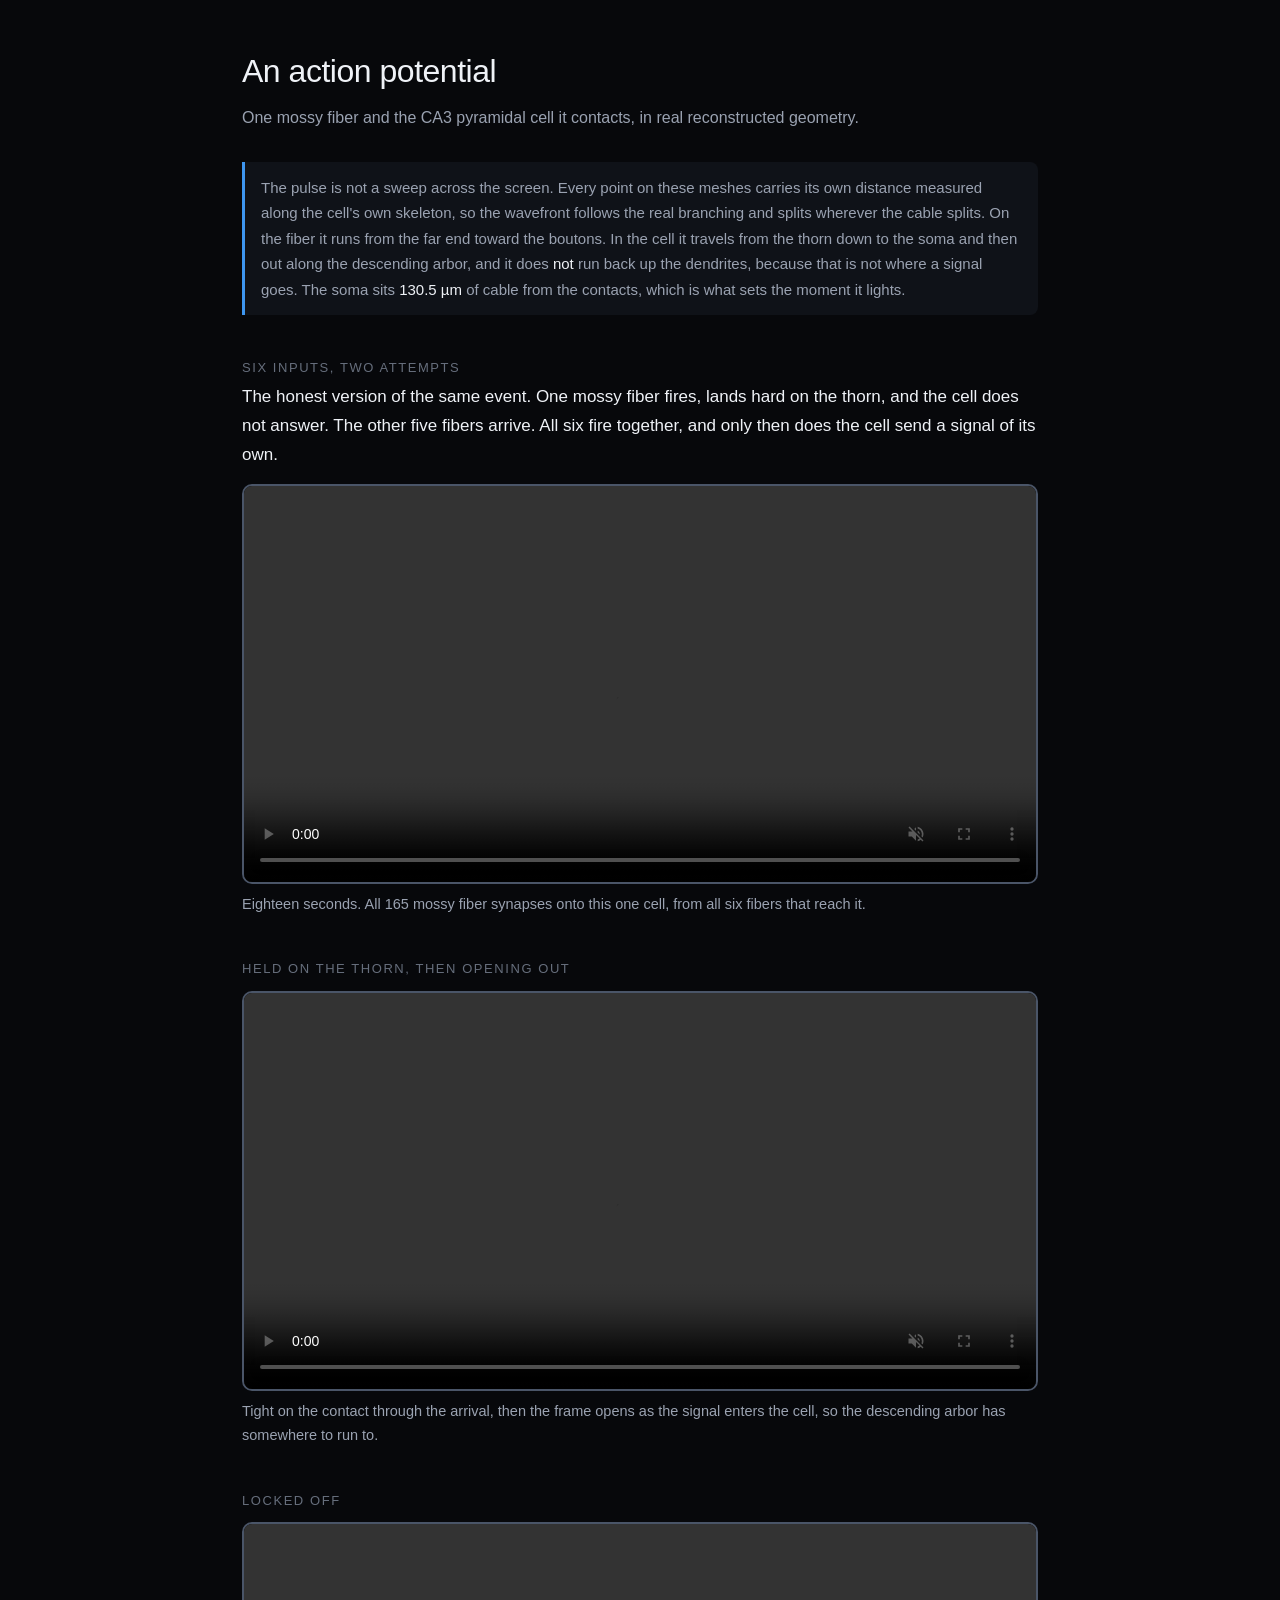
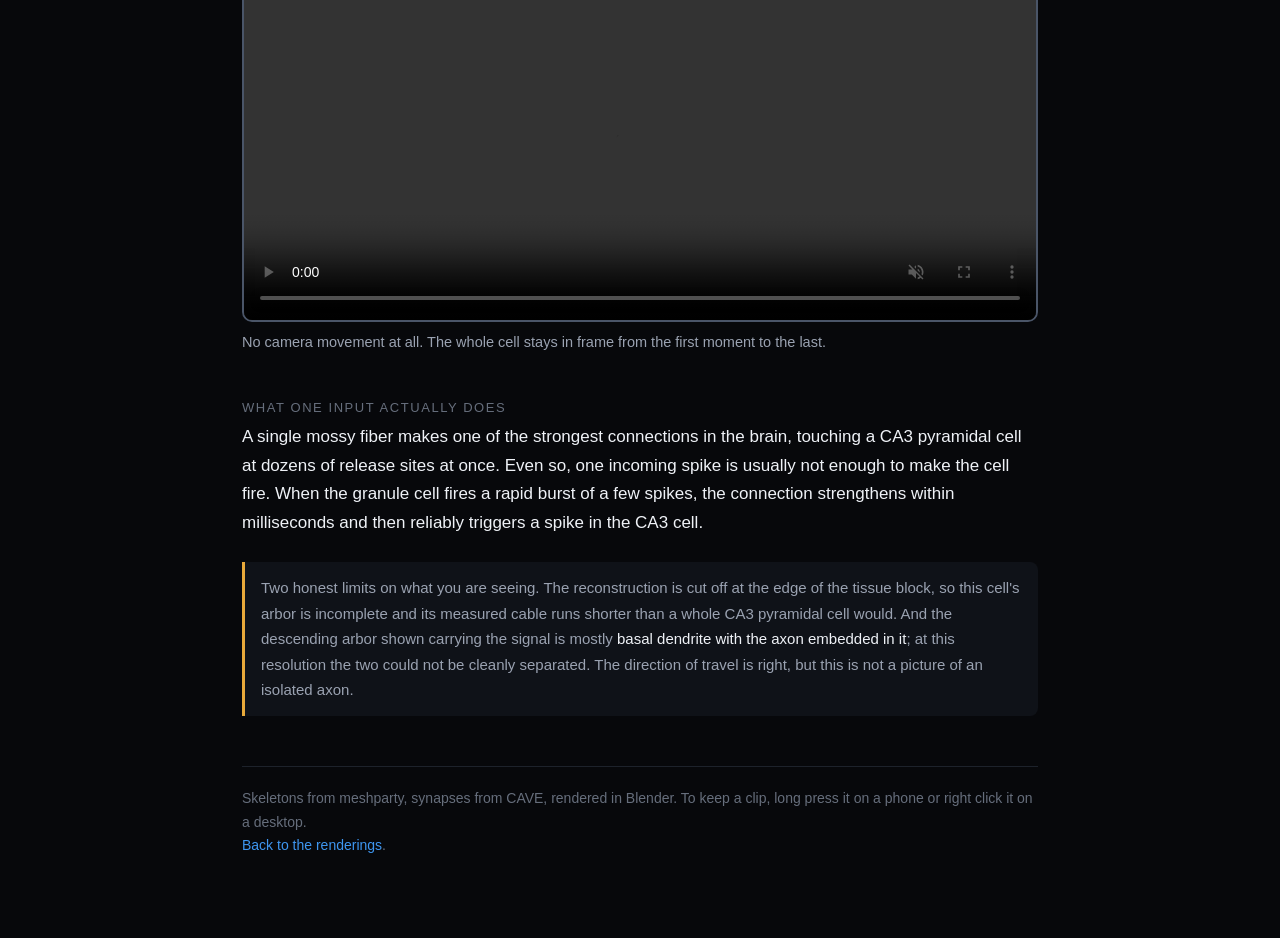
<file: ap.html>
<!doctype html>
<html lang="en">
<head>
<meta charset="utf-8">
<meta name="viewport" content="width=device-width, initial-scale=1">
<title>Action potential</title>
<link rel="icon" href="favicon.ico" sizes="any">
<link rel="icon" type="image/png" sizes="32x32" href="favicon-32.png">
<link rel="apple-touch-icon" href="apple-touch-icon.png">
<style>
  :root {
    --ink: #EFF2F7; --dim: #9AA2B1; --faint: #666E7C;
    --ground: #07080B; --panel: #0F1218; --line: #1D222B;
    --edge: #4A5568; --accent: #3E96F0; --warn: #E8A93A;
  }
  * { box-sizing: border-box; }
  body {
    margin: 0; background: var(--ground); color: var(--ink);
    font: 400 17px/1.7 ui-sans-serif, -apple-system, "Segoe UI", Roboto, sans-serif;
    -webkit-text-size-adjust: 100%;
  }
  .wrap { max-width: 860px; margin: 0 auto; padding: clamp(20px,5vw,44px) clamp(16px,5vw,32px) 80px; }
  h1 { margin: 0 0 6px; font-size: clamp(23px,6vw,32px); font-weight: 500; letter-spacing: -.015em; }
  .lede { margin: 0 0 30px; color: var(--dim); font-size: 16px; }
  h2 { margin: 42px 0 4px; font-size: 13px; font-weight: 500; letter-spacing: .12em;
       text-transform: uppercase; color: var(--faint); }
  p { margin: 0 0 14px; }
  video { display: block; width: 100%; height: auto; border-radius: 10px;
          border: 2px solid var(--edge); background: #000; }
  figcaption { margin-top: 8px; color: var(--dim); font-size: 14.5px; }
  figure { margin: 10px 0 0; }
  /* Saving a clip is a long press on the clip itself, so nothing sits under the
     figure. This is all the chrome that needs: a word while the file is pulled,
     and a tap target for when the gesture runs out before the file arrives. */
  video { -webkit-touch-callout: none; }
  .vsave {
    position: absolute; left: 50%; top: 50%; z-index: 6;
    transform: translate(-50%,-50%);
    font: inherit; font-size: 11px; letter-spacing: .14em; text-transform: uppercase;
    color: var(--ink); background: rgba(8,14,24,.88);
    border: 1px solid rgba(112,190,255,.34); border-radius: 3px; padding: 8px 14px;
    opacity: 0; pointer-events: none; transition: opacity .2s ease;
  }
  .vsave.on { opacity: 1; }
  .vsave.tap { pointer-events: auto; cursor: pointer;
               border-color: rgba(150,212,255,.75); }
  /* the swarm canvas sits under the chip (z-index 6) so the particles stream
     toward it and pass behind, never over the text */
  .swarm { position: absolute; inset: 0; z-index: 5; pointer-events: none;
           opacity: 0; transition: opacity .3s ease; }
  .swarm.on { opacity: 1; }
  .note { margin: 24px 0 0; padding: 13px 16px; background: var(--panel);
          border-left: 3px solid var(--accent); border-radius: 0 8px 8px 0;
          color: var(--dim); font-size: 15px; }
  .caveat { border-left-color: var(--warn); }
  .note b { color: var(--ink); font-weight: 500; }
  footer { margin-top: 50px; padding-top: 20px; border-top: 1px solid var(--line);
           color: var(--faint); font-size: 14px; }
  footer a { color: var(--accent); text-decoration: none; }
</style>
</head>
<body>
<div class="wrap">

  <h1>An action potential</h1>
  <p class="lede">One mossy fiber and the CA3 pyramidal cell it contacts, in real
  reconstructed geometry.</p>

  <div class="note">The pulse is not a sweep across the screen. Every point on these
  meshes carries its own distance measured along the cell's own skeleton, so the
  wavefront follows the real branching and splits wherever the cable splits. On the
  fiber it runs from the far end toward the boutons. In the cell it travels from the
  thorn down to the soma and then out along the descending arbor, and it does
  <b>not</b> run back up the dendrites, because that is not where a signal goes. The
  soma sits <b>130.5 &micro;m</b> of cable from the contacts, which is what sets the
  moment it lights.</div>

  <h2>Six inputs, two attempts</h2>
  <p>The honest version of the same event. One mossy fiber fires, lands hard on the
  thorn, and the cell does not answer. The other five fibers arrive. All six fire
  together, and only then does the cell send a signal of its own.</p>
  <figure>
    <video controls playsinline muted loop preload="metadata">
      <source src="video/ap_six.mp4" type="video/mp4">
    </video>
    <figcaption>Eighteen seconds. All 165 mossy fiber synapses onto this one cell, from
    all six fibers that reach it.</figcaption>
  </figure>

  <h2>Held on the thorn, then opening out</h2>
  <figure>
    <video controls playsinline muted loop preload="metadata">
      <source src="video/ap_reveal.mp4" type="video/mp4">
    </video>
    <figcaption>Tight on the contact through the arrival, then the frame opens as the
    signal enters the cell, so the descending arbor has somewhere to run to.</figcaption>
  </figure>

  <h2>Locked off</h2>
  <figure>
    <video controls playsinline muted loop preload="metadata">
      <source src="video/ap_locked.mp4" type="video/mp4">
    </video>
    <figcaption>No camera movement at all. The whole cell stays in frame from the first
    moment to the last.</figcaption>
  </figure>

  <h2>What one input actually does</h2>
  <p>A single mossy fiber makes one of the strongest connections in the brain, touching
  a CA3 pyramidal cell at dozens of release sites at once. Even so, one incoming spike
  is usually not enough to make the cell fire. When the granule cell fires a rapid burst
  of a few spikes, the connection strengthens within milliseconds and then reliably
  triggers a spike in the CA3 cell.</p>

  <div class="note caveat">Two honest limits on what you are seeing. The reconstruction
  is cut off at the edge of the tissue block, so this cell's arbor is incomplete and its
  measured cable runs shorter than a whole CA3 pyramidal cell would. And the descending
  arbor shown carrying the signal is mostly <b>basal dendrite with the axon embedded in
  it</b>; at this resolution the two could not be cleanly separated. The direction of
  travel is right, but this is not a picture of an isolated axon.</div>

  <footer>
    Skeletons from meshparty, synapses from CAVE, rendered in Blender.
    To keep a clip, long press it on a phone or right click it on a desktop.
    <br><a href="./">Back to the renderings</a>.
  </footer>

</div>
<script>
(function () {
  // Saving a clip is a long press on the clip itself. No button under the figure:
  // a phone already treats a long press as "I want this thing", and the captions
  // are carrying enough furniture.
  //
  // Which route the save takes is the part that matters. A download lands in
  // Files and can never land in Photos, because a page has no way to write to
  // the photo library. The share sheet can: hand it a real File and iOS offers
  // Save Video, which is where people go looking afterwards. That call has to
  // run inside the touchend gesture or the browser refuses it, so the fetch is
  // started during the press and the file is usually waiting by the time the
  // finger lifts. When it is not, the press ends on a one tap prompt, which
  // buys a fresh gesture instead of failing silently.
  var HOLD = 450, SLOP = 12, LEAD = 240;

  // ---- the swarm ------------------------------------------------------------
  // While the save chip is up, particles gather from across the frame and stream
  // into it, so the thing you are waiting on is also the thing everything points
  // at. They flock rather than fly straight: each one steers toward its
  // neighbours' heading, pushes off any that crowd it, and carries a little curl
  // so the approach arcs. Motion only, no layout, and it yields entirely to
  // prefers-reduced-motion.
  function swarmFor(frame) {
    var still = matchMedia("(prefers-reduced-motion: reduce)").matches;
    var cv, ctx, raf = 0, dpr = 1, W = 0, H = 0, tx = 0, ty = 0, parts = [];
    var TINTS = ["150,212,255", "112,190,255", "214,240,255"];

    function measure() {
      if (!cv) return;   // a resize before the first press has no canvas to size
      var r = frame.getBoundingClientRect();
      dpr = Math.min(window.devicePixelRatio || 1, 2);
      W = Math.max(1, Math.round(r.width * dpr));
      H = Math.max(1, Math.round(r.height * dpr));
      cv.width = W; cv.height = H;
      var chip = frame.querySelector(".vsave");
      if (chip) {
        var c = chip.getBoundingClientRect();
        tx = (c.left - r.left + c.width / 2) * dpr;
        ty = (c.top - r.top + c.height / 2) * dpr;
      } else { tx = W / 2; ty = H / 2; }
    }
    function born() {
      // enter from just outside a random edge, so they arrive rather than appear
      var side = Math.random() * 4 | 0, m = 24 * dpr, x, y;
      if (side === 0) { x = Math.random() * W; y = -m; }
      else if (side === 1) { x = W + m; y = Math.random() * H; }
      else if (side === 2) { x = Math.random() * W; y = H + m; }
      else { x = -m; y = Math.random() * H; }
      return { x: x, y: y, vx: 0, vy: 0,
               pull: (0.16 + Math.random() * 0.22) * dpr,
               curl: (Math.random() - 0.5) * 0.5 * dpr,
               r: (0.9 + Math.random() * 1.5) * dpr,
               tint: TINTS[Math.random() * TINTS.length | 0],
               life: 200 + Math.random() * 240 };
    }
    function step() {
      ctx.clearRect(0, 0, W, H);
      var N = Math.min(70, Math.round(W / (9 * dpr)));
      while (parts.length < N) parts.push(born());
      for (var i = 0; i < parts.length; i++) {
        var p = parts[i], ax = 0, ay = 0, n = 0, sx = 0, sy = 0;
        // every other particle is a big enough sample to read as a flock
        for (var j = i % 2; j < parts.length; j += 2) {
          if (j === i) continue;
          var q = parts[j], dx = q.x - p.x, dy = q.y - p.y, d2 = dx * dx + dy * dy;
          if (d2 < 3400 * dpr * dpr) {
            ax += q.vx; ay += q.vy; n++;
            if (d2 < 460 * dpr * dpr && d2 > 0.5) { sx -= dx / d2; sy -= dy / d2; }
          }
        }
        if (n) { p.vx += (ax / n - p.vx) * 0.05; p.vy += (ay / n - p.vy) * 0.05; }
        p.vx += sx * 30 * dpr; p.vy += sy * 30 * dpr;
        var gx = tx - p.x, gy = ty - p.y, gd = Math.sqrt(gx * gx + gy * gy) || 1;
        p.vx += (gx / gd) * p.pull - (gy / gd) * p.curl;
        p.vy += (gy / gd) * p.pull + (gx / gd) * p.curl;
        p.vx *= 0.965; p.vy *= 0.965;
        p.x += p.vx; p.y += p.vy;
        if (--p.life <= 0 || gd < 15 * dpr) { parts[i] = born(); continue; }
        // brighter the closer they get, and streaked along their own heading
        var near = Math.max(0, Math.min(1, 1 - gd / (Math.max(W, H) * 0.55)));
        var a = (0.18 + near * 0.62);
        var sp = Math.sqrt(p.vx * p.vx + p.vy * p.vy) || 1;
        ctx.strokeStyle = "rgba(" + p.tint + "," + a.toFixed(3) + ")";
        ctx.lineWidth = p.r;
        ctx.lineCap = "round";
        ctx.beginPath();
        ctx.moveTo(p.x, p.y);
        ctx.lineTo(p.x - (p.vx / sp) * p.r * 3.2, p.y - (p.vy / sp) * p.r * 3.2);
        ctx.stroke();
      }
      raf = requestAnimationFrame(step);
    }
    return {
      start: function () {
        if (still || raf) return;
        cv = frame.querySelector("canvas.swarm");
        if (!cv) {
          cv = document.createElement("canvas");
          cv.className = "swarm";
          frame.appendChild(cv);
        }
        ctx = cv.getContext("2d");
        measure();
        parts.length = 0;
        cv.classList.add("on");
        raf = requestAnimationFrame(step);
      },
      stop: function () {
        if (raf) { cancelAnimationFrame(raf); raf = 0; }
        if (cv) { cv.classList.remove("on"); ctx && ctx.clearRect(0, 0, W, H); }
      },
      retarget: measure
    };
  }

  document.querySelectorAll("figure video").forEach(function (v) {
    var frame = v.closest(".holoframe") || v.closest("figure");
    if (!frame) return;
    if (getComputedStyle(frame).position === "static") frame.style.position = "relative";
    var press = null, swarm = swarmFor(frame);

    function chip() {
      var b = frame.querySelector(".vsave");
      if (!b) {
        b = document.createElement("button");
        b.type = "button";
        b.className = "vsave";
        frame.appendChild(b);
      }
      return b;
    }
    function say(text, tappable, ms) {
      var b = chip();
      b.textContent = text;
      b.classList.toggle("tap", !!tappable);
      b.classList.add("on");
      swarm.start();
      swarm.retarget();
      clearTimeout(b.timer);
      if (ms) b.timer = setTimeout(function () {
        b.classList.remove("on", "tap"); swarm.stop();
      }, ms);
      return b;
    }
    function quiet() {
      var b = frame.querySelector(".vsave");
      if (b) { clearTimeout(b.timer); b.classList.remove("on", "tap"); }
      swarm.stop();
    }

    // currentSrc, so the widescreen swap is honoured and you save the cut on screen
    function href() { return v.currentSrc || (v.querySelector("source") || {}).src || ""; }
    function name() { return href().split("?")[0].split("/").pop() || "clip.mp4"; }

    function pull(p) {
      if (!p.job) {
        p.job = fetch(href(), { signal: p.stop.signal })
          .then(function (r) { if (!r.ok) throw new Error(r.status); return r.blob(); })
          .then(function (blob) { p.blob = blob; return blob; });
        p.job.catch(function () {});
      }
      return p.job;
    }

    function offer(blob) {
      say("tap to save", true, 0).onclick = function () { give(blob); };
    }
    function give(blob) {
      var file = null;
      try { file = new File([blob], name(), { type: blob.type || "video/mp4" }); }
      catch (e) {}
      if (file && navigator.canShare && navigator.canShare({ files: [file] })) {
        quiet();
        var sent = navigator.share({ files: [file] });
        // a spent gesture is the one failure worth a second chance; a cancelled
        // share sheet is not, so only that error re-offers
        if (sent && sent.catch) sent.catch(function (err) {
          if (err && err.name === "NotAllowedError") offer(blob);
        });
        return;
      }
      var a = document.createElement("a");     // no share sheet, so Files it is
      a.href = URL.createObjectURL(blob);
      a.download = name();
      a.click();
      setTimeout(function () { URL.revokeObjectURL(a.href); }, 4000);
      quiet();
    }

    frame.addEventListener("touchstart", function (e) {
      if (e.touches.length !== 1) return;
      var t = e.touches[0], p;
      press = p = { x: t.clientX, y: t.clientY, stop: new AbortController(),
                    blob: null, job: null, held: false };
      // a tap must never start a 12 MB fetch, so the pull waits out the tap window
      p.lead = setTimeout(function () { pull(p); }, LEAD);
      p.mark = setTimeout(function () { p.held = true; say("saving…", false, 0); }, HOLD);
    }, { passive: true });

    frame.addEventListener("touchmove", function (e) {
      if (!press) return;
      var t = e.touches[0];
      if (Math.abs(t.clientX - press.x) > SLOP ||
          Math.abs(t.clientY - press.y) > SLOP) drop();
    }, { passive: true });

    frame.addEventListener("touchcancel", drop, { passive: true });

    frame.addEventListener("touchend", function (e) {
      if (!press) return;
      if (!press.held) { drop(); return; }
      e.preventDefault();                  // that press was a save, not a play
      var p = press;
      press = null;
      clearTimeout(p.lead);
      clearTimeout(p.mark);
      if (p.blob) { give(p.blob); return; }   // inside the gesture, the good case
      say("preparing…", false, 0);
      pull(p).then(offer).catch(function () {
        say("could not fetch the clip", false, 2600);
      });
    }, { passive: false });

    addEventListener("resize", function () { swarm.retarget(); }, { passive: true });

    function drop() {
      if (!press) return;
      clearTimeout(press.lead);
      clearTimeout(press.mark);
      try { press.stop.abort(); } catch (e) {}
      press = null;
      quiet();
    }
  });
})();
</script>
</body>
</html>
</file>
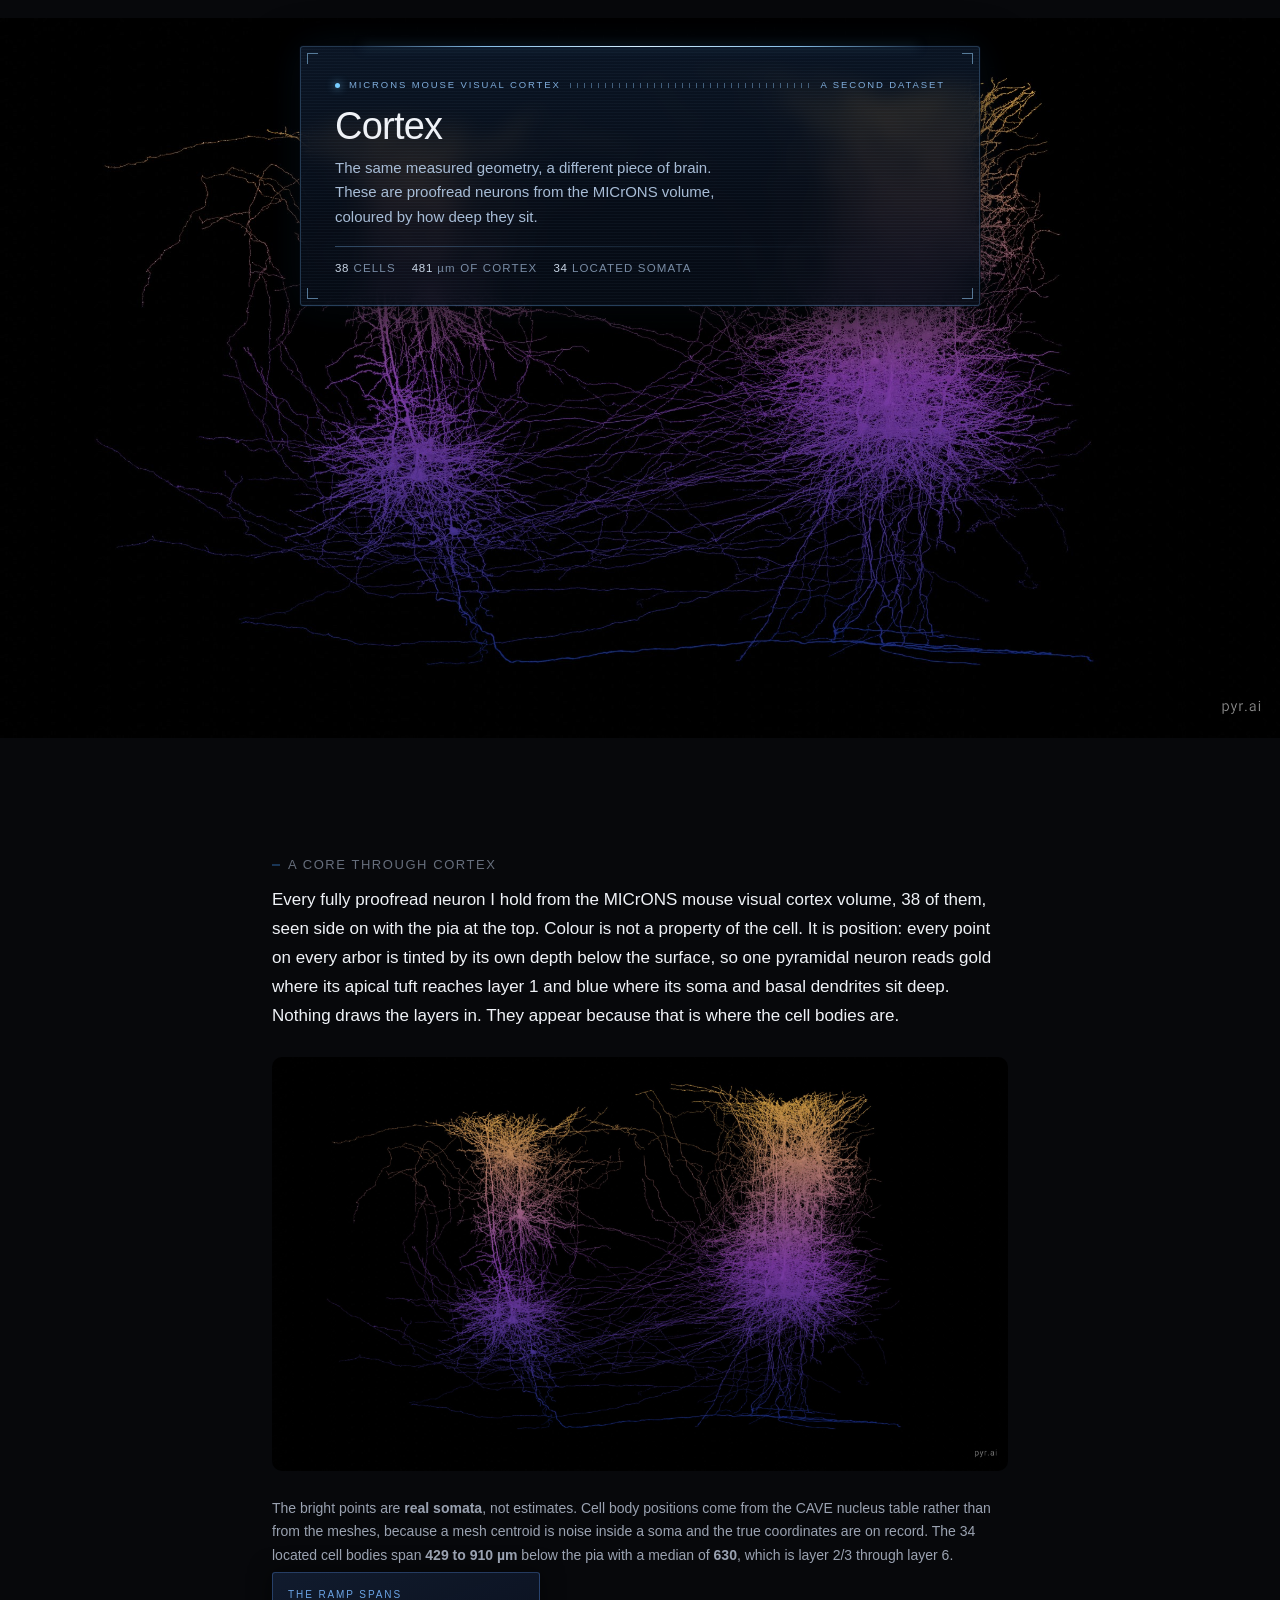
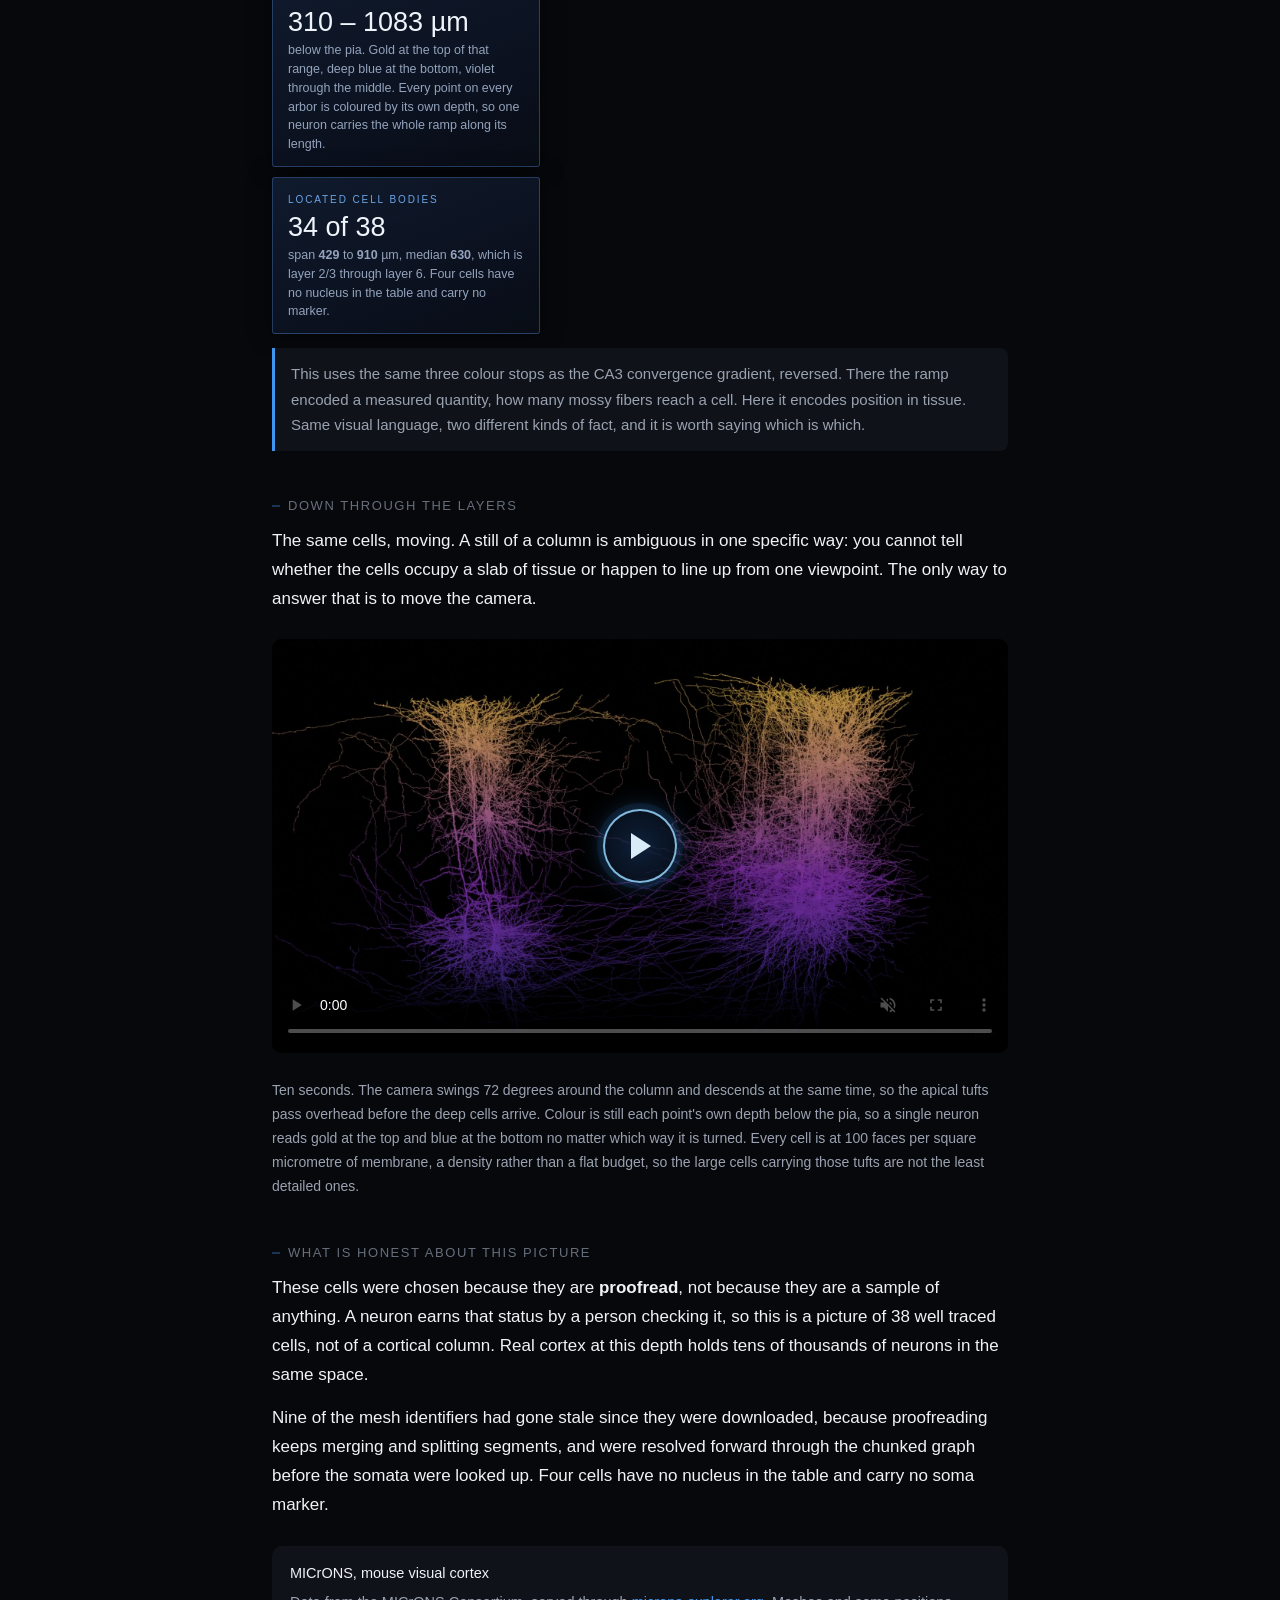
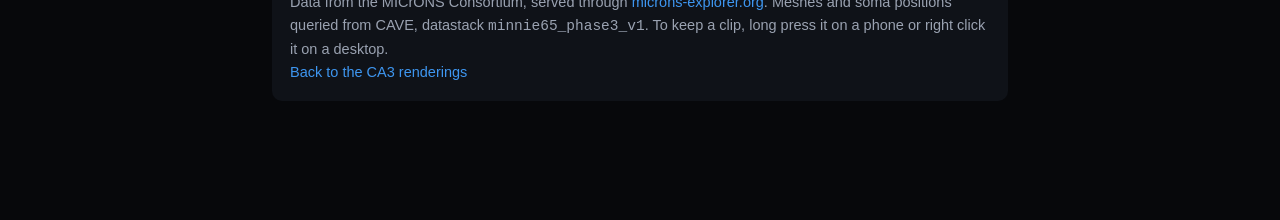
<file: cortex.html>
<!doctype html>
<html lang="en">
<head>
<meta charset="utf-8">
<meta name="viewport" content="width=device-width, initial-scale=1">
<title>Cortex &middot; MICrONS renderings</title>
<meta property="og:type" content="website">
<meta property="og:title" content="Cortex renderings, MICrONS">
<meta property="og:description" content="Proofread neurons from the MICrONS mouse visual cortex volume, coloured by their own depth below the pia. Lamination is not drawn on; it appears because that is where the cell bodies are.">
<meta property="og:image" content="https://amyleesterling.github.io/ca3/images/28_cortex.jpg">
<meta property="og:url" content="https://amyleesterling.github.io/ca3/cortex.html">
<meta property="og:image:width" content="1200">
<meta property="og:image:height" content="630">
<meta name="twitter:card" content="summary_large_image">
<meta name="twitter:title" content="Cortex renderings, MICrONS">
<meta name="twitter:description" content="Proofread neurons from the MICrONS mouse visual cortex volume, coloured by their own depth below the pia. Lamination is not drawn on; it appears because that is where the cell bodies are.">
<meta name="twitter:image" content="https://amyleesterling.github.io/ca3/images/28_cortex.jpg">
<meta name="description" content="Proofread neurons from the MICrONS mouse visual cortex volume, coloured by their own depth below the pia. Lamination is not drawn on; it appears because that is where the cell bodies are.">
<link rel="icon" href="favicon.ico" sizes="any">
<link rel="icon" type="image/png" sizes="32x32" href="favicon-32.png">
<link rel="apple-touch-icon" href="apple-touch-icon.png">
<style>
  :root {
    --ink: #EFF2F7; --dim: #9AA2B1; --faint: #666E7C;
    --ground: #07080B; --panel: #0F1218; --line: #1D222B;
    --edge: #4A5568; --accent: #3E96F0;
  }
  * { box-sizing: border-box; }
  body {
    margin: 0; background: var(--ground); color: var(--ink);
    font: 400 17px/1.7 ui-sans-serif, -apple-system, "Segoe UI", Roboto, sans-serif;
    -webkit-text-size-adjust: 100%;
  }
  .wrap { max-width: 800px; margin: 0 auto; padding: clamp(20px,5vw,44px) clamp(16px,5vw,32px) 80px; }
  h1 { margin: 0 0 6px; font-size: clamp(24px,6vw,34px); font-weight: 500; letter-spacing: -.015em; text-wrap: balance; }
  .lede { margin: 0 0 22px; color: var(--dim); font-size: 16px; }
  .cite {
    margin: 0 0 40px; padding: 16px 18px; background: var(--panel);
    border-radius: 10px; font-size: 14.5px; color: var(--dim); line-height: 1.6;
  }
  .cite a { color: var(--accent); text-decoration: none; }
  .cite a:hover { text-decoration: underline; }
  .cite .t { color: var(--ink); display: block; margin-bottom: 6px; }
  h2 {
    margin: 44px 0 10px; font-size: 13px; font-weight: 500; letter-spacing: .12em;
    text-transform: uppercase; color: var(--faint);
  }
  h3 { margin: 26px 0 4px; font-size: 18px; font-weight: 500; }
  p { margin: 0 0 14px; }
  figure { margin: 0 0 4px; }
  /* The banner sits outside the text column, so it needs no viewport-unit
     breakout and picks up no scrollbar offset. It is NOT cropped: the whole
     render sits on the page's own black. */
  /* The black IS the page. The render sits centred in it, whole, and the panel
     takes only the top slice. A 2.36:1 image is inherently short, so the figure
     is given height and the image is centred inside it rather than stretched. */
  figure.hero {
    margin: 0 0 10px; position: relative;
    min-height: min(84vh, 780px);
    display: flex; align-items: center;
    background: var(--ground);
  }
  figure.hero img {
    border: 0; border-radius: 0; width: 100%; height: auto; display: block;
  }

  /* ---- the floating screen ------------------------------------------------
     A window hovering in front of the render, not a bar welded to the top. It
     has edges on all four sides, it lifts off the image with a shadow, and its
     top edge is lit as though the surface were emitting. */
  .heropanel {
    position: absolute; z-index: 3;
    top: clamp(16px, 4.2vw, 46px);
    left: 50%; transform: translateX(-50%);
    width: min(680px, calc(100% - 40px));
    background:
      linear-gradient(178deg, rgba(13,26,45,.80), rgba(7,14,26,.86) 62%, rgba(6,12,22,.90));
    border: 1px solid rgba(122,186,246,.26);
    border-radius: 3px;
    backdrop-filter: blur(9px) saturate(1.15);
    -webkit-backdrop-filter: blur(9px) saturate(1.15);
    box-shadow:
      0 0 0 1px rgba(6,12,22,.55),
      0 18px 54px rgba(0,0,0,.62),
      0 0 40px rgba(62,150,240,.10);
  }
  /* the lit upper edge, brightest at the centre, the way an emitting surface reads */
  .heropanel::before {
    content: ""; position: absolute; left: 9%; right: 9%; top: -1px; height: 1px;
    background: linear-gradient(90deg, transparent,
      rgba(150,212,255,.85) 22%, rgba(214,240,255,1) 50%,
      rgba(150,212,255,.85) 78%, transparent);
    box-shadow: 0 0 11px rgba(120,196,255,.62);
  }
  /* scanlines, faint enough that you feel them rather than see them */
  .heropanel::after {
    content: ""; position: absolute; inset: 0; pointer-events: none;
    border-radius: 3px;
    background-image: repeating-linear-gradient(0deg,
      rgba(158,210,255,.035) 0 1px, transparent 1px 3px);
  }
  .heropanel .inner {
    position: relative; z-index: 1;
    padding: clamp(20px,2.9vw,30px) clamp(20px,3.2vw,34px) clamp(18px,2.6vw,26px);
  }
  /* corner ticks: two hairlines each, inset, so the frame reads as machined */
  .heropanel i {
    position: absolute; width: 11px; height: 11px; pointer-events: none;
    border: 0 solid rgba(150,208,252,.55);
  }
  .heropanel i.tl { top: 6px; left: 6px; border-top-width: 1px; border-left-width: 1px; }
  .heropanel i.tr { top: 6px; right: 6px; border-top-width: 1px; border-right-width: 1px; }
  .heropanel i.bl { bottom: 6px; left: 6px; border-bottom-width: 1px; border-left-width: 1px; }
  .heropanel i.br { bottom: 6px; right: 6px; border-bottom-width: 1px; border-right-width: 1px; }

  /* the eyebrow line: a live dot, a label, and a rail that runs out to the edge */
  .heroeyebrow {
    display: flex; align-items: center; gap: 9px;
    margin: 0 0 13px; font-size: 9.5px; letter-spacing: .2em;
    text-transform: uppercase; color: rgba(140,190,240,.9);
  }
  .heroeyebrow s {
    width: 5px; height: 5px; border-radius: 50%; flex: 0 0 auto;
    background: rgb(120,205,255); box-shadow: 0 0 8px rgba(120,205,255,.9);
    text-decoration: none;
  }
  .heroeyebrow u {
    flex: 1 1 auto; height: 5px; text-decoration: none;
    background-image: repeating-linear-gradient(90deg,
      rgba(140,196,246,.42) 0 1px, transparent 1px 7px);
  }
  .heropanel h1 {
    margin: 0; font-size: clamp(26px,4.4vw,38px); font-weight: 500;
    letter-spacing: -.02em; line-height: 1.08;
  }
  .heropanel .lede {
    margin: 9px 0 0; font-size: 15px; line-height: 1.62;
    color: #A7BCD6; max-width: 46ch;
  }
  .heropanel .rule {
    height: 1px; margin: 17px 0 0;
    background: linear-gradient(90deg, rgba(122,186,246,.34), rgba(122,186,246,.05) 72%, transparent);
  }
  .heropanel .meta {
    margin: 12px 0 0; font-size: 11.5px; letter-spacing: .1em;
    text-transform: uppercase; color: rgba(126,146,172,.95);
    display: flex; flex-wrap: wrap; gap: 4px 16px;
  }
  .heropanel .meta b { color: #CBD8E8; font-weight: 500; letter-spacing: .06em; }
  /* CSS uppercase turns the micro sign into a capital M, so a micrometre reads as
     a millimetre and the figure is out by a thousand. The unit opts out. */
  .unit { text-transform: none; }

  @media (max-width: 620px) {
    /* figure.hero is a centring flex box on desktop. Left as flex here, the now
       static panel becomes a ROW sibling and lands outside the viewport, measured
       at x=389 in a 375px window, while min-height leaves a 780px empty box with
       the banner floating in the middle of it. Block flow fixes both. */
    figure.hero { display: block; min-height: 0; padding-top: 0; }
    /* negative TOP margin, because the panel follows the image in the DOM: this
       lifts it onto the foot of the banner. A negative bottom margin, which is
       what was here before, would instead have dragged the citation up under it. */
    .heropanel { position: static; transform: none; width: auto;
                  margin: -34px 14px 26px; border-radius: 3px; }
  }
  figure.hero figcaption {
    font-size: 15px; max-width: 800px;
    margin: 10px auto 0; padding: 0 clamp(16px,5vw,32px);
  }
  /* The cell sits directly on the page with no frame. Its content runs corner
     to corner on a diagonal, which leaves the top right and bottom left empty,
     so the readouts go there. Below 760px they stop overlapping and stack. */
  .cellstage { position: relative; margin: 30px 0 44px; }
  .cellstage img {
    display: block; width: 100%; height: auto;
    border: 0; border-radius: 0; background: transparent;
  }
  .holo {
    background: linear-gradient(158deg, rgba(18,30,52,.86), rgba(9,14,26,.74));
    border: 1px solid rgba(88,148,238,.34); border-radius: 3px;
    padding: 13px 15px 12px; max-width: 268px;
    box-shadow: 0 0 22px rgba(0,0,0,.55);
  }
  .holo .k {
    font-size: 10px; letter-spacing: .19em; text-transform: uppercase;
    color: #6BA4E6; margin: 0 0 5px;
  }
  .holo .v {
    font-size: 27px; font-weight: 500; line-height: 1.05; margin: 0;
    font-variant-numeric: tabular-nums; color: #EFF4FB;
  }
  .holo .d { font-size: 12.5px; color: #93A3BC; margin: 5px 0 0; line-height: 1.5; }
  .holo + .holo { margin-top: 10px; }
  @media (min-width: 760px) {
    .holo-tr { position: absolute; top: 1%; right: 0; }
    .holo-bl { position: absolute; bottom: 3%; left: 0; }
  }
  @media (max-width: 759px) {
    .holo { max-width: none; margin-top: 10px; }
    .holo-tr { margin-bottom: 10px; }
  }

  /* Gallery: one column on a phone, two once there is room. */
  .gal { display: grid; gap: 22px; margin-top: 6px; }
  @media (min-width: 620px) { .gal { grid-template-columns: 1fr 1fr; } }
  .gal figure { margin: 0; }
  .gal a { display: block; }
  .gal img { border-radius: 8px; border: 0; }
  .gal figcaption { font-size: 13px; line-height: 1.55; margin-top: 7px; }
  .gal .wide { grid-column: 1 / -1; }
  .gal video { border-radius: 8px; border: 0; }
  .gal .tall { max-width: 340px; }

  video {
    display: block; width: 100%; height: auto; border-radius: 10px;
    border: 0; background: #000;
  }
  .vidwrap { max-width: 420px; margin: 0 auto; }
  /* the 420px cap frames a phone-shaped cut; a widescreen one needs the room */
  .vidwrap.is-wide { max-width: 100%; }
  .vidfull { max-width: 100%; margin: 0 auto; }
  figure.badge { max-width: 380px; margin: 0 auto 10px; }
  img {
    display: block; width: 100%; height: auto; border-radius: 10px;
    border: 0; background: #000;
  }
  figcaption { margin-top: 8px; color: var(--dim); font-size: 14px; }
  /* Saving a clip is a long press on the clip itself, so nothing sits under the
     figure. This is all the chrome that needs: a word while the file is pulled,
     and a tap target for when the gesture runs out before the file arrives. */
  video { -webkit-touch-callout: none; }
  .vsave {
    position: absolute; left: 50%; top: 50%; z-index: 6;
    transform: translate(-50%,-50%);
    font: inherit; font-size: 11px; letter-spacing: .14em; text-transform: uppercase;
    color: var(--ink); background: rgba(8,14,24,.88);
    border: 1px solid rgba(112,190,255,.34); border-radius: 3px; padding: 8px 14px;
    opacity: 0; pointer-events: none; transition: opacity .2s ease;
  }
  .vsave.on { opacity: 1; }
  .vsave.tap { pointer-events: auto; cursor: pointer;
               border-color: rgba(150,212,255,.75); }
  /* the swarm canvas sits under the chip (z-index 6) so the particles stream
     toward it and pass behind, never over the text */
  .swarm { position: absolute; inset: 0; z-index: 5; pointer-events: none;
           opacity: 0; transition: opacity .3s ease; }
  .swarm.on { opacity: 1; }
  table { width: 100%; border-collapse: collapse; margin: 14px 0 0; font-size: 15px; }
  th { text-align: left; font-weight: 500; color: var(--faint); font-size: 12px;
        letter-spacing: .08em; text-transform: uppercase; padding: 0 0 8px; }
  td { padding: 8px 0; border-top: 1px solid var(--line); font-variant-numeric: tabular-nums; }
  td:last-child, th:last-child { text-align: right; }
  .note {
    margin: 14px 0 0; padding: 13px 16px; background: var(--panel);
    border-left: 3px solid var(--accent); border-radius: 0 8px 8px 0;
    color: var(--dim); font-size: 15px;
  }
  .note b, .cap b { color: var(--ink); font-weight: 500; }
  footer { margin-top: 56px; padding-top: 20px; border-top: 1px solid var(--line);
            color: var(--faint); font-size: 14px; }
  footer a { color: var(--accent); text-decoration: none; }

  /* ---- hologram UI ---------------------------------------------------------
     Every piece of media sits in a frame that reads like an instrument readout:
     corner brackets draw in, a scan line passes once, and a cyan rim lifts it off
     the page. Transform and opacity only, so none of it costs layout. */
  .holoframe { position: relative; isolation: isolate; margin: 26px 0; }
  .holoframe img, .holoframe video {
    transition: filter .5s ease, transform .55s cubic-bezier(.22,.9,.28,1);
    will-change: transform;
  }
  .holoframe:hover img, .holoframe:hover video,
  .holoframe:focus-within img, .holoframe:focus-within video {
    transform: translateY(-3px) scale(1.006);
  }
  .holoframe:hover img, .holoframe:hover video {
    filter: brightness(1.03) saturate(1.03)
            drop-shadow(0 6px 18px rgba(0,0,0,.45))
            drop-shadow(0 0 12px rgba(62,150,240,.14));
  }

  /* section headings get a readout tick that extends on hover */
  h2 { position: relative; padding-left: 16px; }
  h2::before {
    content: ""; position: absolute; left: 0; top: 50%; width: 8px; height: 1px;
    background: var(--accent); opacity: .65;
    transform: translateY(-50%); transition: width .35s ease, opacity .35s ease;
  }
  h2:hover::before { width: 13px; opacity: 1; }

  /* the readouts on the full bleed cell pick up the same idle shimmer */
  .holo { transition: border-color .4s ease, box-shadow .4s ease, transform .4s ease; }
  .holo:hover {
    border-color: rgba(120,190,255,.75); transform: translateY(-2px);
    box-shadow: 0 0 26px rgba(0,0,0,.6), 0 0 22px rgba(62,150,240,.18);
  }


  /* the particle trace draws itself on a canvas; see the script at the foot */
  .holoframe canvas.trace {
    position: absolute; inset: -22px; width: calc(100% + 44px);
    height: calc(100% + 44px); z-index: 3; pointer-events: none;
  }

  /* the play affordance. The native control is small and lands on top of the
     colour key burned into some of these clips, so the frame carries its own. */
  .playbadge {
    position: absolute; left: 50%; top: 50%; z-index: 5;
    transform: translate(-50%,-50%); width: 74px; height: 74px;
    border-radius: 50%; cursor: pointer; padding: 0;
    border: 2px solid rgba(150,215,255,.85);
    background: radial-gradient(circle at 50% 50%,
      rgba(20,45,80,.72), rgba(8,16,30,.62));
    box-shadow: 0 0 0 6px rgba(62,150,240,.10), 0 0 26px rgba(62,150,240,.35);
    transition: transform .25s ease, box-shadow .25s ease,
                opacity .25s ease, border-color .25s ease;
  }
  .playbadge::before {
    content: ""; position: absolute; left: 52%; top: 50%;
    transform: translate(-50%,-50%);
    border-left: 20px solid rgba(226,244,255,.96);
    border-top: 13px solid transparent; border-bottom: 13px solid transparent;
  }
  .playbadge:hover {
    transform: translate(-50%,-50%) scale(1.07);
    border-color: rgba(190,235,255,1);
    box-shadow: 0 0 0 8px rgba(62,150,240,.14), 0 0 34px rgba(62,150,240,.55);
  }
  .playbadge:focus-visible { outline: 2px solid var(--accent); outline-offset: 4px; }
  .holoframe.playing .playbadge { opacity: 0; pointer-events: none; }

  /* the play affordance. The native control is small and lands on top of the
     colour key burned into some of these clips, so the frame carries its own. */
  .playbadge {
    position: absolute; left: 50%; top: 50%; z-index: 4;
    transform: translate(-50%,-50%); width: 74px; height: 74px;
    border-radius: 50%; cursor: pointer; padding: 0;
    border: 2px solid rgba(150,215,255,.85);
    background: radial-gradient(circle at 50% 50%,
      rgba(20,45,80,.72), rgba(8,16,30,.62));
    box-shadow: 0 0 0 6px rgba(62,150,240,.10), 0 0 26px rgba(62,150,240,.35);
    transition: transform .25s ease, box-shadow .25s ease,
                opacity .25s ease, border-color .25s ease;
  }
  .playbadge::before {
    content: ""; position: absolute; left: 52%; top: 50%;
    transform: translate(-50%,-50%);
    border-left: 20px solid rgba(226,244,255,.96);
    border-top: 13px solid transparent; border-bottom: 13px solid transparent;
  }
  .playbadge:hover {
    transform: translate(-50%,-50%) scale(1.07);
    border-color: rgba(190,235,255,1);
    box-shadow: 0 0 0 8px rgba(62,150,240,.14), 0 0 34px rgba(62,150,240,.55);
  }
  .playbadge:focus-visible { outline: 2px solid var(--accent); outline-offset: 4px; }
  .holoframe.playing .playbadge { opacity: 0; pointer-events: none; }

  /* the study at a glance, in the same readout language as the cell panels */

  /* ---- HUD annotation ------------------------------------------------------
     Hairlines and small readouts, in the language of a targeting overlay. Every
     value shown is real: media dimensions and duration are read off the element,
     and the science figures come from measurements on the page. */
  .hud {
    position: absolute; inset: -1px; z-index: 4; pointer-events: none;
    opacity: 0; transition: opacity .34s ease;
  }
  .holoframe:hover .hud, .holoframe:focus-within .hud { opacity: 1; }
  .hud i {
    position: absolute; width: 13px; height: 13px;
    border: 1px solid rgba(196,228,255,.5);
    transition: transform .42s cubic-bezier(.2,.8,.25,1);
  }
  .hud i.tl { top: 0; left: 0; border-right: 0; border-bottom: 0; transform: translate(4px,4px); }
  .hud i.tr { top: 0; right: 0; border-left: 0; border-bottom: 0; transform: translate(-4px,4px); }
  .hud i.bl { bottom: 0; left: 0; border-right: 0; border-top: 0; transform: translate(4px,-4px); }
  .hud i.br { bottom: 0; right: 0; border-left: 0; border-top: 0; transform: translate(-4px,-4px); }
  .holoframe:hover .hud i.tl { transform: translate(-7px,-7px); }
  .holoframe:hover .hud i.tr { transform: translate(7px,-7px); }
  .holoframe:hover .hud i.bl { transform: translate(-7px,7px); }
  .holoframe:hover .hud i.br { transform: translate(7px,7px); }

  .hud b {
    position: absolute; font-weight: 500; font-size: 9.5px; letter-spacing: .17em;
    text-transform: uppercase; color: rgba(190,222,252,.82);
    font-variant-numeric: tabular-nums; white-space: nowrap;
    text-shadow: 0 1px 6px rgba(0,0,0,.8);
  }
  .hud b.a { top: 9px; left: 22px; }
  .hud b.b { top: 9px; right: 22px; color: rgba(232,169,58,.9); }
  .hud b.c { bottom: 9px; left: 22px; }
  /* no hover on touch, and the canvas overhang would push past the viewport */
  @media (max-width: 700px), (hover: none) {
    .hud { display: none; }
    .holoframe canvas.trace { display: none; }
    .holoframe { margin: 10px 0; }
  }
  @media (prefers-reduced-motion: reduce) {
    .hud, .hud i { transition: none; }
  }

  .stats {
    display: grid; gap: 10px; margin: 0 0 30px;
    grid-template-columns: repeat(2, 1fr);
  }
  @media (min-width: 620px) { .stats { grid-template-columns: repeat(5, 1fr); } }
  .stat {
    background: linear-gradient(158deg, rgba(18,30,52,.72), rgba(9,14,26,.55));
    border: 1px solid rgba(88,148,238,.26); border-radius: 4px;
    padding: 11px 12px 10px;
  }
  .stat .v {
    font-size: clamp(19px,3.4vw,25px); font-weight: 500; line-height: 1.05;
    color: #EFF4FB; font-variant-numeric: tabular-nums;
  }
  .stat .k {
    font-size: 9.5px; letter-spacing: .16em; text-transform: uppercase;
    color: #6BA4E6; margin-top: 6px; line-height: 1.4;
  }
  .stats .span2 { grid-column: span 2; }
  .volfig { margin: 26px 0 10px; }
  .volfig img { border: 0; border-radius: 0; background: transparent; }

  @media (prefers-reduced-motion: reduce) {
        .holoframe img, .holoframe video, .holo, h2::before { transition: none; }
    .holoframe:hover img, .holoframe:hover video { transform: none; }
    .playbadge { transition: none; }
    .holoframe canvas.trace { display: none; }
  }

</style>
</head>
<body>

<figure class="hero">
  <img src="images/28_cortex.jpg" alt="Proofread neurons from the MICrONS mouse visual cortex volume, coloured by depth below the pia, gold at the surface through violet to deep blue">
  <div class="heropanel">
    <i class="tl"></i><i class="tr"></i><i class="bl"></i><i class="br"></i>
    <div class="inner">
      <p class="heroeyebrow"><s></s>microns mouse visual cortex<u></u>a second dataset</p>
      <h1>Cortex</h1>
      <p class="lede">The same measured geometry, a different piece of brain. These are
      proofread neurons from the MICrONS volume, coloured by how deep they sit.</p>
      <div class="rule"></div>
      <p class="meta"><span><b>38</b> cells</span><span><b>481</b> <span class="unit">&micro;m</span> of cortex</span><span><b>34</b> located somata</span></p>
    </div>
  </div>
</figure>

<div class="wrap">

  <h2>A core through cortex</h2>
  <p>Every fully proofread neuron I hold from the MICrONS mouse visual cortex volume,
  38 of them, seen side on with the pia at the top. Colour is not a property of
  the cell. It is position: every point on every arbor is tinted by its own depth
  below the surface, so one pyramidal neuron reads gold where its apical tuft reaches
  layer 1 and blue where its soma and basal dendrites sit deep. Nothing draws the
  layers in. They appear because that is where the cell bodies are.</p>

  <figure data-hud="429 to 910 &micro;m deep">
    <div class="holoframe"><canvas class="trace"></canvas><img src="images/28_cortex.jpg" alt="MICrONS cortical neurons coloured continuously by depth below the pia"></div>
    <figcaption>The bright points are <b>real somata</b>, not estimates. Cell body
    positions come from the CAVE nucleus table rather than from the meshes, because a
    mesh centroid is noise inside a soma and the true coordinates are on record. The
    34 located cell bodies span <b>429 to 910 &micro;m</b> below the pia with a
    median of <b>630</b>, which is layer 2/3 through layer 6.</figcaption>
  </figure>

  <div class="holo">
    <p class="k">the ramp spans</p>
    <p class="v">310 &ndash; 1083 <span class="unit">&micro;m</span></p>
    <p class="d">below the pia. Gold at the top of that range, deep blue at the
    bottom, violet through the middle. Every point on every arbor is coloured by
    its own depth, so one neuron carries the whole ramp along its length.</p>
  </div>

  <div class="holo">
    <p class="k">located cell bodies</p>
    <p class="v">34 <span class="unit">of</span> 38</p>
    <p class="d">span <b>429</b> to <b>910</b> <span class="unit">&micro;m</span>, median
    <b>630</b>, which is layer 2/3 through layer 6. Four cells have no nucleus in the
    table and carry no marker.</p>
  </div>

  <div class="note">This uses the same three colour stops as the CA3 convergence
  gradient, reversed. There the ramp encoded a measured quantity, how many mossy
  fibers reach a cell. Here it encodes position in tissue. Same visual language, two
  different kinds of fact, and it is worth saying which is which.</div>

  <h2>Down through the layers</h2>
  <p>The same cells, moving. A still of a column is ambiguous in one specific way:
  you cannot tell whether the cells occupy a slab of tissue or happen to line up
  from one viewpoint. The only way to answer that is to move the camera.</p>

  <figure>
    <div class="holoframe"><canvas class="trace"></canvas><video controls playsinline muted loop preload="metadata" poster="images/30_orbit.jpg">
      <source src="video/microns_orbit.mp4" type="video/mp4">
    </video></div>
    <figcaption>Ten seconds. The camera swings 72 degrees around the column and
    descends at the same time, so the apical tufts pass overhead before the deep
    cells arrive. Colour is still each point's own depth below the pia, so a single
    neuron reads gold at the top and blue at the bottom no matter which way it is
    turned. Every cell is at 100 faces per square micrometre of membrane, a density
    rather than a flat budget, so the large cells carrying those tufts are not the
    least detailed ones.</figcaption>
  </figure>

  <h2>What is honest about this picture</h2>
  <p>These cells were chosen because they are <b>proofread</b>, not because they are a
  sample of anything. A neuron earns that status by a person checking it, so this is a
  picture of 38 well traced cells, not of a cortical column. Real cortex at this
  depth holds tens of thousands of neurons in the same space.</p>
  <p>Nine of the mesh identifiers had gone stale since they were downloaded, because
  proofreading keeps merging and splitting segments, and were resolved forward through
  the chunked graph before the somata were looked up. Four cells have no nucleus in the
  table and carry no soma marker.</p>

  <div class="cite" style="margin-top:26px">
    <span class="t">MICrONS, mouse visual cortex</span>
    Data from the MICrONS Consortium, served through
    <a href="https://www.microns-explorer.org">microns-explorer.org</a>.
    Meshes and soma positions queried from CAVE, datastack
    <code>minnie65_phase3_v1</code>.
    To keep a clip, long press it on a phone or right click it on a desktop.
    <br><a href="index.html">Back to the CA3 renderings</a>
  </div>

</div>

<script>
(function () {
  // Readouts are pulled off the media itself, so they cannot drift out of date.
  // A figure may add data-hud for a measured science value; nothing is invented.
  function fmt(n) { return n.toLocaleString("en-US"); }
  document.querySelectorAll(".holoframe").forEach(function (f) {
    var m = f.querySelector("video, img");
    if (!m) return;
    var hud = document.createElement("div");
    hud.className = "hud";
    hud.innerHTML = '<i class="tl"></i><i class="tr"></i><i class="bl"></i>' +
                    '<i class="br"></i>' +
                    '<b class="a"></b><b class="b"></b><b class="c"></b>';
    f.appendChild(hud);
    var A = hud.querySelector("b.a"), B = hud.querySelector("b.b"),
        C = hud.querySelector("b.c");

    var fig = f.closest("figure");
    if (fig && fig.dataset.hud) C.textContent = fig.dataset.hud;

    function fill() {
      if (m.tagName === "VIDEO") {
        if (m.videoWidth) A.textContent = m.videoWidth + " × " + m.videoHeight;
        if (m.duration && isFinite(m.duration)) {
          B.textContent = m.duration.toFixed(1) + " s · " +
                          Math.round(m.duration * 24) + " frames";
        }
      } else if (m.naturalWidth) {
        A.textContent = fmt(m.naturalWidth) + " × " + fmt(m.naturalHeight);
        B.textContent = "still";
      }
    }
    fill();
    if (m.tagName === "VIDEO") {
      m.addEventListener("loadedmetadata", fill);
      // metadata only loads on demand, so ask for it the first time it is needed
      f.addEventListener("mouseenter", function () {
        if (!m.videoWidth && m.preload !== "auto") { try { m.load(); } catch (e) {} }
      });
    } else {
      m.addEventListener("load", fill);
    }
  });
})();
</script><script>
(function () {
  if (matchMedia("(prefers-reduced-motion: reduce)").matches) return;
  var PAD = 26, N = 64, DUR = 1500, R = 15;

  // a point at fraction t around a rounded rectangle
  function ring(t, w, h, r) {
    var sw = w - 2 * r, sh = h - 2 * r;
    var arc = Math.PI * r / 2, per = 2 * sw + 2 * sh + 4 * arc;
    var d = ((t % 1) + 1) % 1 * per;
    if (d < sw) return [r + d, 0];
    d -= sw;
    if (d < arc) { var a = d / arc * 1.5708; return [w - r + r * Math.sin(a), r - r * Math.cos(a)]; }
    d -= arc;
    if (d < sh) return [w, r + d];
    d -= sh;
    if (d < arc) { var b = d / arc * 1.5708; return [w - r + r * Math.cos(b), h - r + r * Math.sin(b)]; }
    d -= arc;
    if (d < sw) return [w - r - d, h];
    d -= sw;
    if (d < arc) { var c = d / arc * 1.5708; return [r - r * Math.sin(c), h - r + r * Math.cos(c)]; }
    d -= arc;
    if (d < sh) return [0, h - r - d];
    d -= sh;
    var e = (d - 0) / arc * 1.5708;
    return [r - r * Math.cos(e), r - r * Math.sin(e)];
  }

  // a small branching tree, three levels, for the decay to run along
  function branches(x, y, ang) {
    var segs = [];
    (function grow(px, py, a, len, depth) {
      var nx = px + Math.cos(a) * len, ny = py + Math.sin(a) * len;
      segs.push([px, py, nx, ny, depth]);
      if (depth >= 4) return;
      var spread = 0.36 + Math.random() * 0.34;
      grow(nx, ny, a - spread, len * 0.62, depth + 1);
      grow(nx, ny, a + spread, len * 0.62, depth + 1);
    })(x, y, ang, 13, 0);
    return segs;
  }

  document.querySelectorAll(".holoframe").forEach(function (frame) {
    var cv = frame.querySelector("canvas.trace");
    if (!cv) return;
    var ctx = cv.getContext("2d"), P = [], raf = 0, t0 = 0, w = 0, h = 0,
        dpr = 1, tree = null, startT = 0;

    function size() {
      var r = frame.getBoundingClientRect();
      if (!r.width) return false;
      dpr = Math.min(devicePixelRatio || 1, 2);
      w = r.width + PAD * 2; h = r.height + PAD * 2;
      cv.width = w * dpr; cv.height = h * dpr;
      ctx.setTransform(dpr, 0, 0, dpr, 0, 0);
      return true;
    }

    function seed() {
      var s0 = ring(0, w - 2, h - 2, R);
      P = [];
      for (var i = 0; i < N; i++) {
        var a = Math.random() * 6.283, rad = 20 + Math.random() * 60;
        P.push({
          x: s0[0] + 1 + Math.cos(a) * rad, y: s0[1] + 1 + Math.sin(a) * rad,
          vx: 0, vy: 0, r: 0.8 + Math.random() * 1.2,
          jx: (Math.random() - 0.5) * 7, jy: (Math.random() - 0.5) * 7,
          seg: 0, u: Math.random(), sp: 0.6 + Math.random() * 0.9
        });
      }
      tree = null;
    }

    function draw(now) {
      var k = (now - t0) / DUR;
      if (k >= 1) { stop(); return; }

      ctx.globalCompositeOperation = "destination-out";
      ctx.fillStyle = "rgba(0,0,0,0.22)";
      ctx.fillRect(0, 0, w, h);
      ctx.globalCompositeOperation = "lighter";

      var SWEEP_END = 0.60;

      if (k < SWEEP_END) {
        // phase two: they ARE the beam. Nothing else is drawn.
        var q = k / SWEEP_END;
        var head = q * q * (3 - 2 * q), TAIL = 0.11, SEG = 44;
        // stroked as a thin line, not a row of discs. Two passes: a soft wide
        // glow first, then a 1.3px core over it, so it reads as a beam.
        ctx.lineCap = "round";
        ctx.lineJoin = "round";
        for (var pass = 0; pass < 2; pass++) {
          ctx.lineWidth = pass ? 1.0 : 4.0;
          for (var j = 0; j < SEG; j++) {
            var f1 = j / SEG, f2 = (j + 1) / SEG;
            var t1 = head - f1 * TAIL, t2 = head - f2 * TAIL;
            if (t2 < 0) break;
            var a1 = ring(startT + t1, w - 2, h - 2, R),
                a2 = ring(startT + t2, w - 2, h - 2, R);
            var fade = (1 - f1) * (1 - f1);
            ctx.beginPath();
            ctx.moveTo(a1[0] + 1, a1[1] + 1);
            ctx.lineTo(a2[0] + 1, a2[1] + 1);
            ctx.globalCompositeOperation = pass ? "source-over" : "lighter";
            ctx.strokeStyle = pass
              ? "rgba(178,216,248," + (fade * 0.46).toFixed(3) + ")"
              : "rgba(74,150,224," + (fade * 0.07).toFixed(3) + ")";
            ctx.stroke();
          }
        }
      } else {
        // phase three: the beam breaks up and decays along a branching tree
        if (!tree) {
          var e0 = ring(startT + 1, w - 2, h - 2, R);
          var out = Math.atan2(e0[1] + 1 - h / 2, e0[0] + 1 - w / 2);
          tree = [];
          for (var b0 = 0; b0 < 3; b0++) {
            tree = tree.concat(branches(e0[0] + 1, e0[1] + 1,
              out + (b0 - 1) * 0.75 + (Math.random() - 0.5) * 0.3));
          }
          for (var m = 0; m < P.length; m++) {
            P[m].seg = (Math.random() * tree.length) | 0;
            P[m].u = Math.random() * 0.3;
          }
        }
        var d3 = (k - SWEEP_END) / (1 - SWEEP_END);
        for (var n = 0; n < P.length; n++) {
          var q2 = P[n], sg = tree[q2.seg];
          q2.u = Math.min(1, q2.u + 0.028 * q2.sp);
          var x = sg[0] + (sg[2] - sg[0]) * q2.u;
          var y = sg[1] + (sg[3] - sg[1]) * q2.u;
          var al = (1 - d3) * (1 - d3) * (0.34 - sg[4] * 0.06);
          ctx.beginPath();
          ctx.arc(x, y, 0.95 - sg[4] * 0.15, 0, 6.283);
          ctx.fillStyle = "rgba(140,198,244," + Math.max(0, al).toFixed(3) + ")";
          ctx.fill();
        }
      }
      raf = requestAnimationFrame(draw);
    }

    function stop() {
      cancelAnimationFrame(raf); raf = 0;
      ctx.setTransform(1, 0, 0, 1, 0, 0);
      ctx.clearRect(0, 0, cv.width, cv.height);
      ctx.setTransform(dpr, 0, 0, dpr, 0, 0);
    }

    function start(ev) {
      if (raf) return;
      if (!size()) return;
      // walk the boundary and take the closest point to where the pointer
      // crossed, so the light is struck where the cursor entered
      startT = 0;
      if (ev && ev.clientX !== undefined) {
        var r = frame.getBoundingClientRect();
        var mx = ev.clientX - r.left + PAD, my = ev.clientY - r.top + PAD;
        var best = 1e9;
        for (var i = 0; i < 240; i++) {
          var tt = i / 240, p = ring(tt, w - 2, h - 2, R);
          var dx = p[0] + 1 - mx, dy = p[1] + 1 - my, d2 = dx * dx + dy * dy;
          if (d2 < best) { best = d2; startT = tt; }
        }
      }
      seed();
      t0 = performance.now();
      raf = requestAnimationFrame(draw);
    }

    frame.addEventListener("mouseenter", start);
    frame.addEventListener("focusin", start);
  });
})();
</script><script>
(function () {
  document.querySelectorAll(".holoframe").forEach(function (f) {
    var v = f.querySelector("video");
    if (!v) return;
    var b = document.createElement("button");
    b.className = "playbadge";
    b.type = "button";
    b.setAttribute("aria-label", "Play");
    b.addEventListener("click", function () { v.play(); });
    f.appendChild(b);
    var sync = function () { f.classList.toggle("playing", !v.paused && !v.ended); };
    ["play", "pause", "ended"].forEach(function (e) { v.addEventListener(e, sync); });
    sync();
  });
})();
</script><script>
(function () {
  // Vertical is the markup default, so a phone never starts fetching the wide
  // file. Anything with room swaps to the widescreen master and lets the
  // wrapper grow, since the 420px cap only makes sense for a phone framing.
  if (!window.matchMedia || !matchMedia("(min-width: 760px)").matches) return;
  var vids = document.querySelectorAll("video[data-wide]");
  for (var i = 0; i < vids.length; i++) {
    var v = vids[i], src = v.querySelector("source");
    if (!src) continue;
    src.src = v.getAttribute("data-wide");
    var poster = v.getAttribute("data-wide-poster");
    if (poster) v.poster = poster;
    var wrap = v.closest(".vidwrap");
    if (wrap) wrap.classList.add("is-wide");
    v.load();
  }
})();
</script>
<script>
(function () {
  // Saving a clip is a long press on the clip itself. No button under the figure:
  // a phone already treats a long press as "I want this thing", and the captions
  // are carrying enough furniture.
  //
  // Which route the save takes is the part that matters. A download lands in
  // Files and can never land in Photos, because a page has no way to write to
  // the photo library. The share sheet can: hand it a real File and iOS offers
  // Save Video, which is where people go looking afterwards. That call has to
  // run inside the touchend gesture or the browser refuses it, so the fetch is
  // started during the press and the file is usually waiting by the time the
  // finger lifts. When it is not, the press ends on a one tap prompt, which
  // buys a fresh gesture instead of failing silently.
  var HOLD = 450, SLOP = 12, LEAD = 240;

  // ---- the swarm ------------------------------------------------------------
  // While the save chip is up, particles gather from across the frame and stream
  // into it, so the thing you are waiting on is also the thing everything points
  // at. They flock rather than fly straight: each one steers toward its
  // neighbours' heading, pushes off any that crowd it, and carries a little curl
  // so the approach arcs. Motion only, no layout, and it yields entirely to
  // prefers-reduced-motion.
  function swarmFor(frame) {
    var still = matchMedia("(prefers-reduced-motion: reduce)").matches;
    var cv, ctx, raf = 0, dpr = 1, W = 0, H = 0, tx = 0, ty = 0, parts = [];
    var TINTS = ["150,212,255", "112,190,255", "214,240,255"];

    function measure() {
      var r = frame.getBoundingClientRect();
      dpr = Math.min(window.devicePixelRatio || 1, 2);
      W = Math.max(1, Math.round(r.width * dpr));
      H = Math.max(1, Math.round(r.height * dpr));
      cv.width = W; cv.height = H;
      var chip = frame.querySelector(".vsave");
      if (chip) {
        var c = chip.getBoundingClientRect();
        tx = (c.left - r.left + c.width / 2) * dpr;
        ty = (c.top - r.top + c.height / 2) * dpr;
      } else { tx = W / 2; ty = H / 2; }
    }
    function born() {
      // enter from just outside a random edge, so they arrive rather than appear
      var side = Math.random() * 4 | 0, m = 24 * dpr, x, y;
      if (side === 0) { x = Math.random() * W; y = -m; }
      else if (side === 1) { x = W + m; y = Math.random() * H; }
      else if (side === 2) { x = Math.random() * W; y = H + m; }
      else { x = -m; y = Math.random() * H; }
      return { x: x, y: y, vx: 0, vy: 0,
               pull: (0.16 + Math.random() * 0.22) * dpr,
               curl: (Math.random() - 0.5) * 0.5 * dpr,
               r: (0.9 + Math.random() * 1.5) * dpr,
               tint: TINTS[Math.random() * TINTS.length | 0],
               life: 200 + Math.random() * 240 };
    }
    function step() {
      ctx.clearRect(0, 0, W, H);
      var N = Math.min(70, Math.round(W / (9 * dpr)));
      while (parts.length < N) parts.push(born());
      for (var i = 0; i < parts.length; i++) {
        var p = parts[i], ax = 0, ay = 0, n = 0, sx = 0, sy = 0;
        // every other particle is a big enough sample to read as a flock
        for (var j = i % 2; j < parts.length; j += 2) {
          if (j === i) continue;
          var q = parts[j], dx = q.x - p.x, dy = q.y - p.y, d2 = dx * dx + dy * dy;
          if (d2 < 3400 * dpr * dpr) {
            ax += q.vx; ay += q.vy; n++;
            if (d2 < 460 * dpr * dpr && d2 > 0.5) { sx -= dx / d2; sy -= dy / d2; }
          }
        }
        if (n) { p.vx += (ax / n - p.vx) * 0.05; p.vy += (ay / n - p.vy) * 0.05; }
        p.vx += sx * 30 * dpr; p.vy += sy * 30 * dpr;
        var gx = tx - p.x, gy = ty - p.y, gd = Math.sqrt(gx * gx + gy * gy) || 1;
        p.vx += (gx / gd) * p.pull - (gy / gd) * p.curl;
        p.vy += (gy / gd) * p.pull + (gx / gd) * p.curl;
        p.vx *= 0.965; p.vy *= 0.965;
        p.x += p.vx; p.y += p.vy;
        if (--p.life <= 0 || gd < 15 * dpr) { parts[i] = born(); continue; }
        // brighter the closer they get, and streaked along their own heading
        var near = Math.max(0, Math.min(1, 1 - gd / (Math.max(W, H) * 0.55)));
        var a = (0.18 + near * 0.62);
        var sp = Math.sqrt(p.vx * p.vx + p.vy * p.vy) || 1;
        ctx.strokeStyle = "rgba(" + p.tint + "," + a.toFixed(3) + ")";
        ctx.lineWidth = p.r;
        ctx.lineCap = "round";
        ctx.beginPath();
        ctx.moveTo(p.x, p.y);
        ctx.lineTo(p.x - (p.vx / sp) * p.r * 3.2, p.y - (p.vy / sp) * p.r * 3.2);
        ctx.stroke();
      }
      raf = requestAnimationFrame(step);
    }
    return {
      start: function () {
        if (still || raf) return;
        cv = frame.querySelector("canvas.swarm");
        if (!cv) {
          cv = document.createElement("canvas");
          cv.className = "swarm";
          frame.appendChild(cv);
        }
        ctx = cv.getContext("2d");
        measure();
        parts.length = 0;
        cv.classList.add("on");
        raf = requestAnimationFrame(step);
      },
      stop: function () {
        if (raf) { cancelAnimationFrame(raf); raf = 0; }
        if (cv) { cv.classList.remove("on"); ctx && ctx.clearRect(0, 0, W, H); }
      },
      retarget: measure
    };
  }

  document.querySelectorAll("figure video").forEach(function (v) {
    var frame = v.closest(".holoframe") || v.closest("figure");
    if (!frame) return;
    if (getComputedStyle(frame).position === "static") frame.style.position = "relative";
    var press = null, swarm = swarmFor(frame);

    function chip() {
      var b = frame.querySelector(".vsave");
      if (!b) {
        b = document.createElement("button");
        b.type = "button";
        b.className = "vsave";
        frame.appendChild(b);
      }
      return b;
    }
    function say(text, tappable, ms) {
      var b = chip();
      b.textContent = text;
      b.classList.toggle("tap", !!tappable);
      b.classList.add("on");
      swarm.start();
      swarm.retarget();
      clearTimeout(b.timer);
      if (ms) b.timer = setTimeout(function () {
        b.classList.remove("on", "tap"); swarm.stop();
      }, ms);
      return b;
    }
    function quiet() {
      var b = frame.querySelector(".vsave");
      if (b) { clearTimeout(b.timer); b.classList.remove("on", "tap"); }
      swarm.stop();
    }

    // currentSrc, so the widescreen swap is honoured and you save the cut on screen
    function href() { return v.currentSrc || (v.querySelector("source") || {}).src || ""; }
    function name() { return href().split("?")[0].split("/").pop() || "clip.mp4"; }

    function pull(p) {
      if (!p.job) {
        p.job = fetch(href(), { signal: p.stop.signal })
          .then(function (r) { if (!r.ok) throw new Error(r.status); return r.blob(); })
          .then(function (blob) { p.blob = blob; return blob; });
        p.job.catch(function () {});
      }
      return p.job;
    }

    function offer(blob) {
      say("tap to save", true, 0).onclick = function () { give(blob); };
    }
    function give(blob) {
      var file = null;
      try { file = new File([blob], name(), { type: blob.type || "video/mp4" }); }
      catch (e) {}
      if (file && navigator.canShare && navigator.canShare({ files: [file] })) {
        quiet();
        var sent = navigator.share({ files: [file] });
        // a spent gesture is the one failure worth a second chance; a cancelled
        // share sheet is not, so only that error re-offers
        if (sent && sent.catch) sent.catch(function (err) {
          if (err && err.name === "NotAllowedError") offer(blob);
        });
        return;
      }
      var a = document.createElement("a");     // no share sheet, so Files it is
      a.href = URL.createObjectURL(blob);
      a.download = name();
      a.click();
      setTimeout(function () { URL.revokeObjectURL(a.href); }, 4000);
      quiet();
    }

    frame.addEventListener("touchstart", function (e) {
      if (e.touches.length !== 1) return;
      var t = e.touches[0], p;
      press = p = { x: t.clientX, y: t.clientY, stop: new AbortController(),
                    blob: null, job: null, held: false };
      // a tap must never start a 12 MB fetch, so the pull waits out the tap window
      p.lead = setTimeout(function () { pull(p); }, LEAD);
      p.mark = setTimeout(function () { p.held = true; say("saving…", false, 0); }, HOLD);
    }, { passive: true });

    frame.addEventListener("touchmove", function (e) {
      if (!press) return;
      var t = e.touches[0];
      if (Math.abs(t.clientX - press.x) > SLOP ||
          Math.abs(t.clientY - press.y) > SLOP) drop();
    }, { passive: true });

    frame.addEventListener("touchcancel", drop, { passive: true });

    frame.addEventListener("touchend", function (e) {
      if (!press) return;
      if (!press.held) { drop(); return; }
      e.preventDefault();                  // that press was a save, not a play
      var p = press;
      press = null;
      clearTimeout(p.lead);
      clearTimeout(p.mark);
      if (p.blob) { give(p.blob); return; }   // inside the gesture, the good case
      say("preparing…", false, 0);
      pull(p).then(offer).catch(function () {
        say("could not fetch the clip", false, 2600);
      });
    }, { passive: false });

    addEventListener("resize", function () { swarm.retarget(); }, { passive: true });

    function drop() {
      if (!press) return;
      clearTimeout(press.lead);
      clearTimeout(press.mark);
      try { press.stop.abort(); } catch (e) {}
      press = null;
      quiet();
    }
  });
})();
</script>
</body>
</html>
</file>
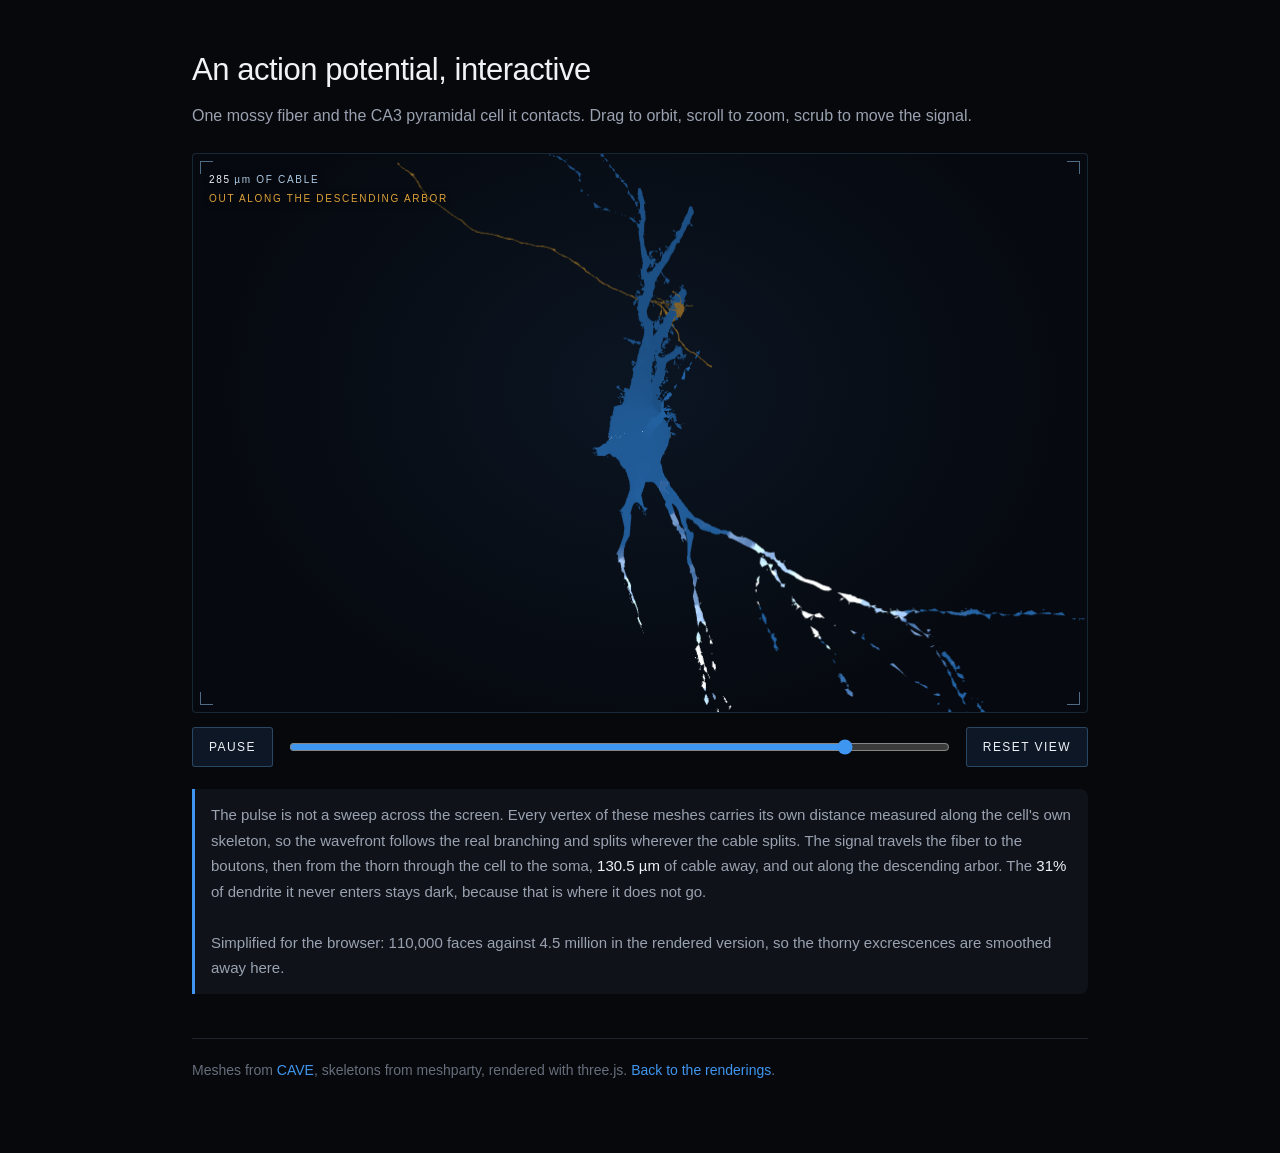
<file: viewer.html>
<!doctype html>
<html lang="en">
<head>
<meta charset="utf-8">
<meta name="viewport" content="width=device-width, initial-scale=1">
<title>Action potential, interactive</title>
<link rel="icon" href="favicon.ico" sizes="any">
<link rel="icon" type="image/png" sizes="32x32" href="favicon-32.png">
<link rel="apple-touch-icon" href="apple-touch-icon.png">
<style>
  :root {
    --ink:#EFF2F7; --dim:#9AA2B1; --faint:#666E7C;
    --ground:#07080B; --panel:#0F1218; --line:#1D222B; --accent:#3E96F0;
  }
  * { box-sizing:border-box; }
  body {
    margin:0; background:var(--ground); color:var(--ink);
    font:400 17px/1.7 ui-sans-serif,-apple-system,"Segoe UI",Roboto,sans-serif;
    -webkit-text-size-adjust:100%;
  }
  .wrap { max-width:960px; margin:0 auto; padding:clamp(20px,5vw,44px) clamp(16px,5vw,32px) 70px; }
  h1 { margin:0 0 5px; font-size:clamp(23px,6vw,31px); font-weight:500; letter-spacing:-.015em; }
  .lede { margin:0 0 24px; color:var(--dim); font-size:16px; }
  p { margin:0 0 14px; }
  a { color:var(--accent); text-decoration:none; }

  /* the stage */
  #stage {
    position:relative; width:100%; aspect-ratio:16/10; min-height:340px;
    background:radial-gradient(70% 90% at 50% 42%, #0B1522, #06090F 72%);
    border:1px solid rgba(112,190,255,.16); border-radius:4px; overflow:hidden;
    touch-action:none;
  }
  #stage canvas { display:block; width:100%; height:100%; }
  #fallback {
    position:absolute; inset:0; display:none; place-items:center; text-align:center;
    padding:28px; color:var(--dim); font-size:15px;
  }

  /* hairline corner ticks, so the stage reads as an instrument */
  .tick { position:absolute; width:13px; height:13px; pointer-events:none;
          border:0 solid rgba(150,208,252,.5); }
  .tick.tl{top:7px;left:7px;border-top-width:1px;border-left-width:1px}
  .tick.tr{top:7px;right:7px;border-top-width:1px;border-right-width:1px}
  .tick.bl{bottom:7px;left:7px;border-bottom-width:1px;border-left-width:1px}
  .tick.br{bottom:7px;right:7px;border-bottom-width:1px;border-right-width:1px}

  #readout {
    position:absolute; left:16px; top:16px; z-index:3; pointer-events:none;
    font-size:10px; letter-spacing:.17em; text-transform:uppercase;
    color:rgba(190,222,252,.9); text-shadow:0 1px 7px rgba(0,0,0,.85);
    font-variant-numeric:tabular-nums; line-height:1.9;
  }
  #readout b { color:#EFF7FF; font-weight:500; }
  /* uppercase renders the micro sign as a capital Mu, which reads as MM */
  #readout .u { text-transform:none; margin-left:.35em; }
  #readout .st { color:rgba(232,169,58,.95); }

  /* controls */
  .ctl { display:flex; align-items:center; gap:14px; margin:14px 0 0; flex-wrap:wrap; }
  button {
    font:inherit; font-size:12px; letter-spacing:.12em; text-transform:uppercase;
    color:var(--ink); background:rgba(16,28,46,.8); cursor:pointer;
    border:1px solid rgba(112,190,255,.28); border-radius:3px; padding:9px 16px;
    transition:border-color .25s ease, background .25s ease, transform .2s ease;
  }
  button:hover { border-color:rgba(150,212,255,.7); background:rgba(22,40,66,.9); }
  button:active { transform:translateY(1px); }
  button:focus-visible { outline:2px solid var(--accent); outline-offset:3px; }
  input[type=range] {
    flex:1 1 220px; min-width:180px; accent-color:var(--accent);
    background:transparent; height:26px;
  }
  input[type=range]:focus-visible { outline:2px solid var(--accent); outline-offset:3px; }
  .note {
    margin:22px 0 0; padding:13px 16px; background:var(--panel);
    border-left:3px solid var(--accent); border-radius:0 8px 8px 0;
    color:var(--dim); font-size:15px;
  }
  .note b { color:var(--ink); font-weight:500; }
  footer { margin-top:44px; padding-top:20px; border-top:1px solid var(--line);
           color:var(--faint); font-size:14px; }
  /* ?embed=1: just the stage and its controls, for showing inside another
     page (the EyeWire II CA3 tour). */
  .embed .wrap { max-width:none; padding:0; }
  .embed h1, .embed .lede, .embed .note, .embed footer { display:none; }
  .embed #stage { min-height:0; border:0; border-radius:0; aspect-ratio:auto; height:calc(100vh - 46px); }
  .embed .ctl { margin:0; padding:7px 10px; gap:10px; }
  .embed .ctl button { padding:4px 12px; font-size:12px; }
</style>
</head>
<body>
<script>if (new URLSearchParams(location.search).has("embed")) document.body.classList.add("embed");</script>
<div class="wrap">

  <h1>An action potential, interactive</h1>
  <p class="lede">One mossy fiber and the CA3 pyramidal cell it contacts. Drag to
  orbit, scroll to zoom, scrub to move the signal.</p>

  <div id="stage">
    <i class="tick tl"></i><i class="tick tr"></i><i class="tick bl"></i><i class="tick br"></i>
    <div id="readout">
      <div><b id="rDist">0</b><span class="u">&micro;m</span> of cable</div>
      <div class="st" id="rWhat">at rest</div>
    </div>
    <div id="fallback">
      This viewer needs WebGL, which your browser has not made available.
      The rendered animations on the <a href="./">main page</a> show the same event.
    </div>
  </div>

  <div class="ctl">
    <button id="play" aria-label="Play or pause the action potential">Play</button>
    <input id="scrub" type="range" min="0" max="1000" value="0" step="1"
           aria-label="Scrub through the action potential">
    <button id="reset" aria-label="Reset the camera view">Reset view</button>
  </div>

  <div class="note">The pulse is not a sweep across the screen. Every vertex of
  these meshes carries its own distance measured along the cell's own skeleton, so
  the wavefront follows the real branching and splits wherever the cable splits.
  The signal travels the fiber to the boutons, then from the thorn through the cell
  to the soma, <b>130.5&nbsp;&micro;m</b> of cable away, and out along the
  descending arbor. The <b>31%</b> of dendrite it never enters stays dark, because
  that is where it does not go.
  <br><br>Simplified for the browser: 110,000 faces against 4.5 million in the
  rendered version, so the thorny excrescences are smoothed away here.</div>

  <footer>
    Meshes from <a href="https://caveclient.readthedocs.io/">CAVE</a>, skeletons from
    meshparty, rendered with three.js. <a href="./">Back to the renderings</a>.
  </footer>
</div>

<script type="importmap">
{ "imports": {
  "three": "./web/vendor/three.module.min.js",
  "three/addons/": "./web/vendor/"
} }
</script>
<script type="module">
import * as THREE from "three";
import { GLTFLoader } from "./web/vendor/loaders/GLTFLoader.js";
import { OrbitControls } from "./web/vendor/controls/OrbitControls.js";

const stage = document.getElementById("stage");
const fallback = document.getElementById("fallback");
const rDist = document.getElementById("rDist");
const rWhat = document.getElementById("rWhat");
const btnPlay = document.getElementById("play");
const btnReset = document.getElementById("reset");
const scrub = document.getElementById("scrub");

// ---- the sequence -------------------------------------------------------------
// phase 0 to 0.45 the fibre, 0.45 to 0.52 the arrival flash, then the cell.
const FIBRE_END = 0.45, CELL_START = 0.52;
let meta = null, phase = 0, playing = false, raf = 0, visible = true;
const DUR = 5200;   // ms for one loop
let last = performance.now();

let renderer, scene, camera, controls, flare;
const home = new THREE.Vector3();
const mats = [];

function fail(msg) {
  fallback.style.display = "grid";
  fallback.textContent = msg;
  console.error(msg);
}

// A band of emission riding the baked distance field. vColor.r is distance along
// the cable normalised 0 to 1; vColor.g is 1 only where the signal reaches, so
// unreached geometry can never light no matter where the head is.
function pulseMaterial(baseHex, glowHex, width, peak) {
  const m = new THREE.ShaderMaterial({
    uniforms: {
      uHead:  { value: -0.2 },
      uWidth: { value: width },
      uPeak:  { value: peak },
      uBase:  { value: new THREE.Color(baseHex) },
      uGlow:  { value: new THREE.Color(glowHex) }
    },
    vertexShader: `
      // aField is ours, copied off COLOR_0 at load time. Using three's own
      // color attribute meant either a redefinition error or a vec3 / vec4
      // type mismatch depending on itemSize, so we sidestep it entirely.
      attribute vec2 aField;
      varying vec2 vC;
      varying vec3 vN;
      varying vec3 vViewDir;
      varying float vDepth;
      void main() {
        vC = aField;
        vN = normalize(normalMatrix * normal);
        vec4 mv = modelViewMatrix * vec4(position, 1.0);
        vViewDir = normalize(-mv.xyz);
        vDepth = -mv.z;
        gl_Position = projectionMatrix * mv;
      }`,
    fragmentShader: `
      uniform float uHead, uWidth, uPeak;
      uniform vec3 uBase, uGlow;
      varying vec2 vC;
      varying vec3 vN;
      varying vec3 vViewDir;
      varying float vDepth;
      void main() {
        // submerged tissue, so soft wrapped diffuse and no specular at all
        vec3 nn = length(vN) > 1e-5 ? normalize(vN) : vec3(0.0, 0.0, 1.0);
        // One directional term over a high ambient floor reads completely flat.
        // Three terms instead: a key, a cooler fill from the opposite side, and a
        // rim, which is what actually conveys volume on a smooth surface. Still
        // no specular, because submerged tissue is not glossy.
        float key  = max(dot(nn, normalize(vec3( 0.45,  0.62,  0.65))), 0.0);
        float fill = max(dot(nn, normalize(vec3(-0.55, -0.30,  0.35))), 0.0);
        float rim  = pow(1.0 - abs(dot(nn, normalize(vViewDir))), 2.6);
        vec3 col = uBase * (0.16 + 0.82 * key)
                 + uBase * vec3(0.55, 0.72, 1.0) * 0.30 * fill
                 + uGlow * 0.22 * rim;
        // and let distance fall away, so the arbor has depth rather than sitting
        // on one plane
        float fog = clamp((vDepth - 90.0) / 300.0, 0.0, 0.62);
        col *= 1.0 - fog;
        float reach = step(0.5, vC.g);
        float band = clamp(1.0 - abs(vC.r - uHead) / uWidth, 0.0, 1.0);
        band = band * band * reach * uPeak;
        col += uGlow * band;
        // three.js converts Color from hex into linear space but does NOT append
        // the output encoding to a custom ShaderMaterial, so without this the
        // whole scene renders about two stops too dark. Black on black.
        col = pow(max(col, vec3(0.0)), vec3(1.0 / 2.2));
        gl_FragColor = vec4(col, 1.0);
      }`
  });
  mats.push(m);
  return m;
}

function init() {
  try {
    renderer = new THREE.WebGLRenderer({ antialias: true, alpha: true });
  } catch (e) {
    return fail("This viewer needs WebGL, which your browser has not made available.");
  }
  if (!renderer.getContext()) {
    return fail("This viewer needs WebGL, which your browser has not made available.");
  }
  renderer.setPixelRatio(Math.min(devicePixelRatio || 1, 2));
  stage.appendChild(renderer.domElement);

  scene = new THREE.Scene();
  camera = new THREE.PerspectiveCamera(38, 16 / 10, 0.5, 4000);
  camera.position.set(210, 90, 210);

  controls = new OrbitControls(camera, renderer.domElement);
  controls.enableDamping = true;
  controls.dampingFactor = 0.07;
  controls.rotateSpeed = 0.75;
  controls.minDistance = 25;
  controls.maxDistance = 900;

  // the contact flash, an additive sprite so it needs no texture decode
  const g = new THREE.SphereGeometry(3.2, 20, 14);
  flare = new THREE.Mesh(g, new THREE.MeshBasicMaterial({
    color: 0xFFEFC4, transparent: true, opacity: 0, blending: THREE.AdditiveBlending
  }));
  scene.add(flare);

  resize();
  addEventListener("resize", resize);
  load();
}

function resize() {
  const r = stage.getBoundingClientRect();
  if (!r.width) return;
  renderer.setSize(r.width, r.height, false);
  camera.aspect = r.width / r.height;
  camera.updateProjectionMatrix();
}

let cellMat, fibreMat;

function load() {
  // cache busted, because a stale scene.json silently falls back to the origin
  // and the orbit pivot ends up in the wrong place with no error
  fetch("./web/scene.json?r=" + Date.now()).then(r => r.json()).then(j => {
    meta = j;
    const s = j.synapses.reduce((a, p) => [a[0] + p[0], a[1] + p[1], a[2] + p[2]], [0, 0, 0]);
    const n = j.synapses.length;
    flare.position.set(s[0] / n, s[1] / n, s[2] / n);
    // orbit around the soma, which is what a viewer thinks of as the cell's
    // centre. The contacts sit 76 um away and pivoting on them felt off axis.
    home.set(j.soma ? j.soma[0] : 0, j.soma ? j.soma[1] : 0, j.soma ? j.soma[2] : 0);
    controls.target.copy(home);
    camera.position.set(home.x + 170, home.y + 70, home.z + 170);
    controls.update();
  }).catch(() => fail("Could not load scene.json."));

  const loader = new GLTFLoader();
  cellMat = pulseMaterial(0x2E8BE0, 0xCFE8FF, 0.10, 2.6);
  fibreMat = pulseMaterial(0xE8A93A, 0xFFF0C0, 0.055, 2.2);

  let pending = 2;
  const done = () => { if (--pending === 0) { setPhase(0); tick(); } };

  const add = (url, mat, label) => loader.load(url, gltf => {
    gltf.scene.traverse(o => {
      if (!o.isMesh) return;
      o.material = mat;
      const c = o.geometry.getAttribute("color");
      if (!c) {
        console.warn(label + ": no COLOR_0, the pulse cannot be driven");
      } else {
        // COLOR_0 may arrive as vec3 or vec4; take R and G into our own vec2
        const f = new Float32Array(c.count * 2);
        for (let i = 0; i < c.count; i++) { f[i * 2] = c.getX(i); f[i * 2 + 1] = c.getY(i); }
        o.geometry.setAttribute("aField", new THREE.BufferAttribute(f, 2));
        let rmin = 1, rmax = 0, g0 = 0, g1 = 0;
        for (let i = 0; i < c.count; i++) {
          const r = c.getX(i), g = c.getY(i);
          if (r < rmin) rmin = r;
          if (r > rmax) rmax = r;
          if (g > 0.5) g1++; else g0++;
        }
        console.log(`${label}: ${c.count} verts, R ${rmin.toFixed(3)}..${rmax.toFixed(3)}, `
                    + `lit ${(100 * g1 / (g0 + g1)).toFixed(0)}%`);
      }
      scene.add(o);
    });
    done();
  }, undefined, () => { fail("Could not load " + url); });

  add("./web/fibre.glb", fibreMat, "fibre");
  add("./web/cell.glb", cellMat, "cell");
}

function setPhase(p) {
  phase = Math.min(1, Math.max(0, p));
  scrub.value = Math.round(phase * 1000);

  // the fibre runs first, then the cell, with a hold at the contact between them
  const f = phase / FIBRE_END;
  const c = (phase - CELL_START) / (1 - CELL_START);
  fibreMat.uniforms.uHead.value = phase <= FIBRE_END ? f : 1.25;
  cellMat.uniforms.uHead.value = phase >= CELL_START ? c : -0.25;

  // the arrival flash sits in the gap
  const mid = (phase - FIBRE_END) / (CELL_START - FIBRE_END);
  flare.material.opacity = phase > FIBRE_END && phase < CELL_START
    ? Math.sin(Math.min(1, Math.max(0, mid)) * Math.PI) * 0.95 : 0;
  const sc = 1 + flare.material.opacity * 2.2;
  flare.scale.setScalar(sc);

  if (!meta) return;
  let um, what;
  if (phase <= FIBRE_END) {
    um = f * meta.fibre.span_um;
    what = "travelling the mossy fiber";
  } else if (phase < CELL_START) {
    um = meta.fibre.span_um;
    what = "arriving at the thorn";
  } else {
    um = c * meta.cell_span_um;
    what = um < meta.soma_dist_um ? "crossing to the soma"
         : "out along the descending arbor";
  }
  rDist.textContent = Math.round(um).toLocaleString("en-US");
  rWhat.textContent = what;
}

function tick() {
  raf = requestAnimationFrame(tick);
  const now = performance.now(), dt = now - last;
  last = now;
  if (playing && visible) {
    let p = phase + dt / DUR;
    if (p > 1) p -= 1;
    setPhase(p);
  }
  controls.update();
  renderer.render(scene, camera);
}

// a debug handle, so brightness and draw counts can be checked from the
// console without instrumenting the render loop
window.__viewer = () => ({
  triangles: renderer.info.render.triangles,
  calls: renderer.info.render.calls,
  meshes: scene.children.filter(o => o.isMesh).length,
  target: controls.target.toArray().map(v => +v.toFixed(1)),
  soma: home.toArray().map(v => +v.toFixed(1)),
  camera: camera.position.toArray().map(v => +v.toFixed(0)),
  mats: mats.map(m => ({
    base: m.uniforms.uBase.value.toArray().map(v => +v.toFixed(3)),
    glow: m.uniforms.uGlow.value.toArray().map(v => +v.toFixed(3)),
    head: +m.uniforms.uHead.value.toFixed(3),
    peak: m.uniforms.uPeak.value,
    prog: !!(m.program && m.program.program),
    diag: m.program ? m.program.diagnostics : null
  })),
  sample: (() => {
    renderer.render(scene, camera);
    const gl = renderer.getContext();
    const w = gl.drawingBufferWidth, h = gl.drawingBufferHeight;
    // scan the whole buffer: the canvas is transparent where nothing is drawn,
    // so a centre sample says nothing about whether the mesh is lit
    const px = new Uint8Array(4 * w * h);
    gl.readPixels(0, 0, w, h, gl.RGBA, gl.UNSIGNED_BYTE, px);
    let mx = 0, sum = 0, n = 0;
    for (let i = 0; i < px.length; i += 4) {
      if (px[i + 3] < 8) continue;
      const v = (px[i] + px[i + 1] + px[i + 2]) / 3;
      sum += v; n++; if (v > mx) mx = v;
    }
    return { litPx: n, meanOfLit: n ? Math.round(sum / n) : 0, max: mx };
  })()
});

// ---- controls -----------------------------------------------------------------
btnPlay.addEventListener("click", () => {
  playing = !playing;
  btnPlay.textContent = playing ? "Pause" : "Play";
});
scrub.addEventListener("input", () => {
  playing = false;
  btnPlay.textContent = "Play";
  setPhase(scrub.value / 1000);
});
btnReset.addEventListener("click", () => {
  camera.position.set(home.x + 170, home.y + 70, home.z + 170);
  controls.target.copy(home);
  controls.update();
});

// pause when off screen or in a hidden tab, so it costs nothing when unseen
new IntersectionObserver(es => { visible = es[0].isIntersecting; },
                         { threshold: 0.01 }).observe(stage);
document.addEventListener("visibilitychange", () => {
  if (document.hidden) visible = false;
});

if (!matchMedia("(prefers-reduced-motion: reduce)").matches) {
  playing = true;
  btnPlay.textContent = "Pause";
}
init();
</script>
</body>
</html>
</file>
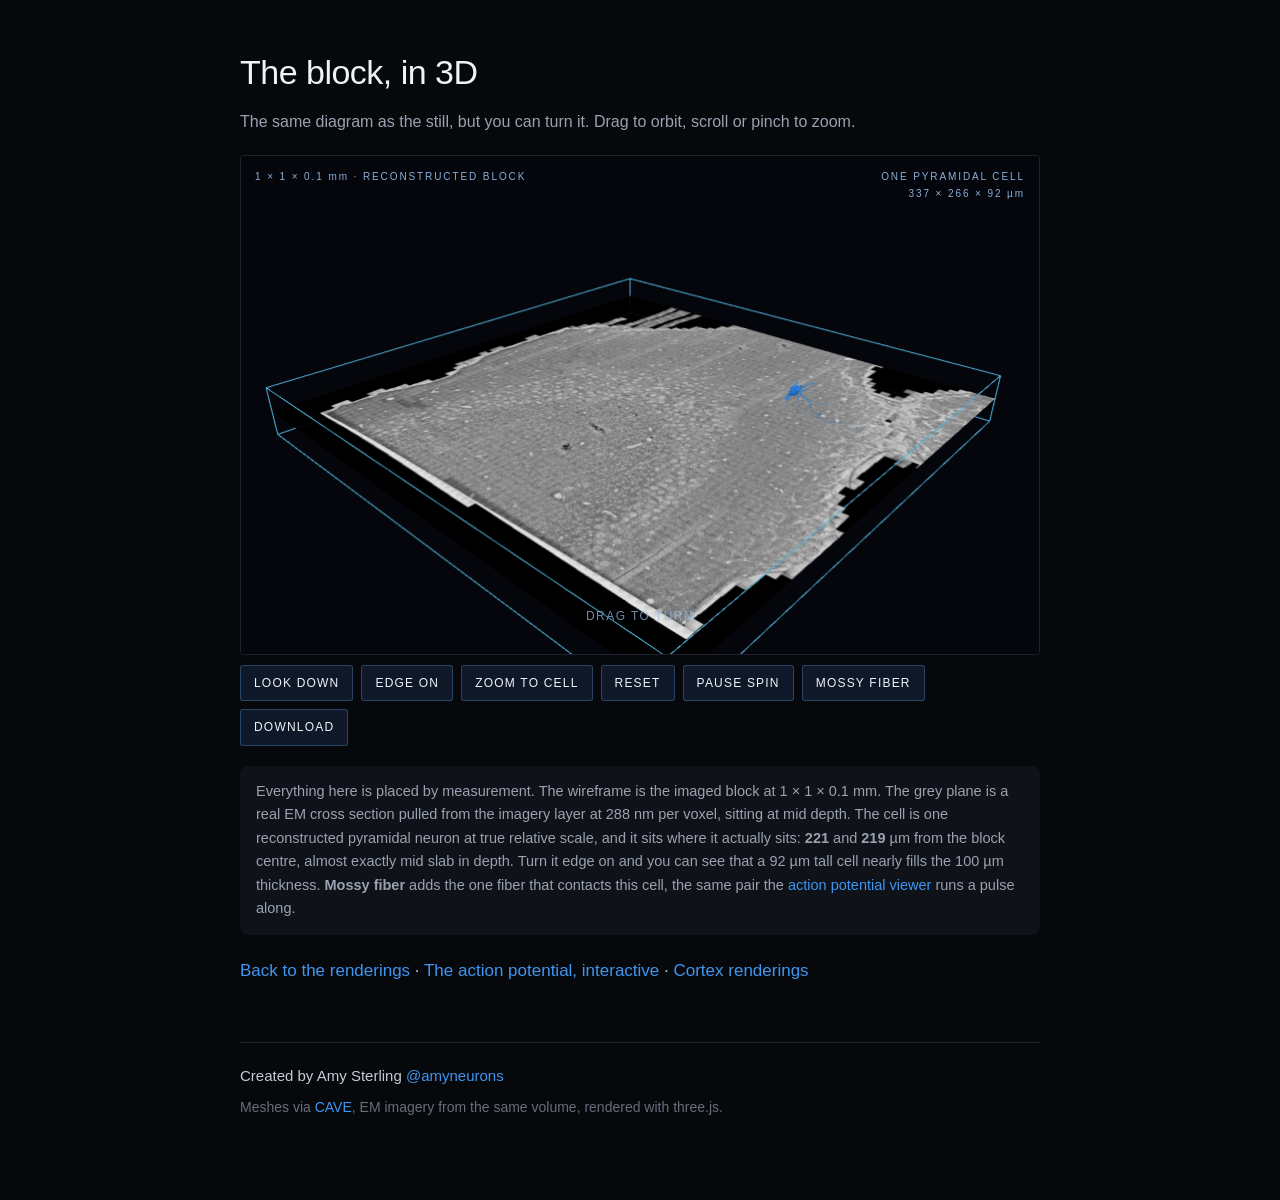
<file: volume.html>
<!doctype html>
<html lang="en">
<head>
<meta charset="utf-8">
<meta name="viewport" content="width=device-width, initial-scale=1">
<title>The block, in 3D &middot; CA3 renderings</title>
<meta property="og:type" content="website">
<meta property="og:title" content="The block, in 3D">
<meta property="og:description" content="The reconstructed tissue block, its real EM cross section and one pyramidal cell at true relative scale. Drag to turn it.">
<meta property="og:image" content="https://amyleesterling.github.io/ca3/images/21_volume.png">
<meta property="og:url" content="https://amyleesterling.github.io/ca3/volume.html">
<meta name="twitter:card" content="summary_large_image">
<meta name="twitter:title" content="The block, in 3D">
<meta name="twitter:description" content="The reconstructed tissue block, its real EM cross section and one pyramidal cell at true relative scale. Drag to turn it.">
<meta name="twitter:image" content="https://amyleesterling.github.io/ca3/images/21_volume.png">
<meta name="description" content="The reconstructed tissue block, its real EM cross section and one pyramidal cell at true relative scale. Drag to turn it.">
<link rel="icon" href="favicon.ico" sizes="any">
<link rel="icon" type="image/png" sizes="32x32" href="favicon-32.png">
<link rel="apple-touch-icon" href="apple-touch-icon.png">
<script>
  // ?embed strips the page down to the stage so the front page can frame it.
  if (/[?&]embed\b/.test(location.search)) document.documentElement.className = "embed";
</script>
<style>
  :root { --ink:#EFF2F7; --dim:#9AA2B1; --faint:#666E7C; --ground:#07080B;
          --panel:#0F1218; --line:#1D222B; --accent:#3E96F0; }
  * { box-sizing: border-box; }
  body { margin:0; background:var(--ground); color:var(--ink);
         font:400 17px/1.7 ui-sans-serif,-apple-system,"Segoe UI",Roboto,sans-serif;
         -webkit-text-size-adjust:100%; }
  .wrap { max-width:860px; margin:0 auto; padding:clamp(20px,5vw,44px) clamp(16px,5vw,30px) 80px; }
  h1 { margin:0 0 6px; font-size:clamp(24px,6vw,34px); font-weight:500; letter-spacing:-.015em; }
  .lede { margin:0 0 20px; color:var(--dim); font-size:16px; }
  p { margin:0 0 14px; color:#C4CCD8; }
  a { color:var(--accent); text-decoration:none; }
  a:hover { text-decoration:underline; }

  /* the stage. Fixed aspect so the layout does not jump while the model loads. */
  #stage { position:relative; width:100%; aspect-ratio:16/10; background:#04060B;
           border:1px solid var(--line); border-radius:4px; overflow:hidden;
           touch-action:none; cursor:grab; }
  #stage:active { cursor:grabbing; }
  #stage canvas { display:block; width:100%; height:100%; }

  /* readouts, the same idiom as the rest of the site */
  .tag { position:absolute; z-index:2; pointer-events:none;
         font-size:10px; letter-spacing:.19em; text-transform:uppercase;
         color:rgba(150,190,236,.92); }
  .tag.tl { top:12px; left:14px; }
  .tag.tr { top:12px; right:14px; text-align:right; }
  .unit { text-transform:none; }
  #hint { position:absolute; z-index:2; left:50%; bottom:14px; transform:translateX(-50%);
          font-size:12px; letter-spacing:.12em; text-transform:uppercase;
          color:rgba(150,190,236,.72); pointer-events:none;
          transition:opacity .5s ease; }
  #hint.gone { opacity:0; }
  /* the overlay must not hide the scene: the wireframe and EM plane render in the
     first frame, only the cell streams in. A solid background here once blanked the
     whole stage until 2.2 MB arrived, and forever if that fetch failed. */
  #load { position:absolute; inset:0; display:grid; place-items:center; z-index:3;
          color:var(--dim); font-size:14px; background:transparent;
          pointer-events:none; text-shadow:0 1px 6px #04060B; transition:opacity .4s ease; }
  #load.gone { opacity:0; pointer-events:none; }
  .ctl { margin:10px 0 0; display:flex; flex-wrap:wrap; gap:8px; }
  .ctl button {
    font:inherit; font-size:12px; letter-spacing:.1em; text-transform:uppercase;
    color:var(--ink); background:rgba(16,28,46,.85); cursor:pointer;
    border:1px solid rgba(112,190,255,.28); border-radius:3px; padding:7px 13px;
    transition:border-color .25s ease, background .25s ease;
  }
  .ctl button:hover, .ctl button:focus-visible {
    border-color:rgba(150,212,255,.7); background:rgba(22,40,66,.9);
  }
  .note { margin:20px 0 0; padding:14px 16px; background:var(--panel);
          border-radius:8px; color:var(--dim); font-size:14.5px; line-height:1.62; }
  footer { margin-top:56px; padding-top:20px; border-top:1px solid var(--line);
           color:var(--faint); font-size:14px; }
  footer .credit { margin:0 0 8px; color:#C4CCD8; font-size:15px; }
  @media (prefers-reduced-motion: reduce) { #hint, #load { transition:none; } }

  /* Embedded in the front page the stage is the whole viewport, the copy is the
     host's job, and the controls ride inside the corner. A finger on the block
     turns the block, full stop: an earlier version left vertical drags to the
     browser so a thumb could scroll past, but the browser decides scroll or turn
     from the first few pixels, and most real drags have enough vertical in them
     to be taken as a scroll. The page is scrolled from outside the block. */
  .embed body { overflow:hidden; }
  .embed .wrap { max-width:none; padding:0; }
  .embed h1, .embed .lede, .embed .note, .embed .wrap > p, .embed footer { display:none; }
  .embed #stage { aspect-ratio:auto; height:100vh; height:100dvh; border:0; border-radius:0;
                  touch-action:none; }
  .embed .ctl { position:fixed; z-index:2; left:10px; bottom:10px; margin:0; gap:6px; }
  .embed .ctl button { font-size:10px; padding:5px 9px; letter-spacing:.09em;
                       background:rgba(8,14,24,.82); }
  /* under the top-left tag, clear of the buttons that stack up two rows deep on a phone */
  .embed #hint { bottom:auto; top:36px; left:14px; transform:none; text-shadow:0 1px 6px #04060B; }
  /* the front page already offers every film for saving; the frame grab stays on the full page */
  .embed #btn-save { display:none; }
  @media (max-width:520px) { .embed .tag.tr { display:none; } }
</style>
</head>
<body>
<div class="wrap">

  <h1>The block, in 3D</h1>
  <p class="lede">The same diagram as the still, but you can turn it. Drag to orbit,
  scroll or pinch to zoom.</p>

  <div id="stage">
    <p class="tag tl">1 &times; 1 &times; 0.1 <span class="unit">mm</span> &middot; reconstructed block</p>
    <p class="tag tr">one pyramidal cell<br>337 &times; 266 &times; 92 <span class="unit">&micro;m</span></p>
    <p id="hint">drag to turn</p>
    <div id="load">loading the cell, 2.2 MB</div>
  </div>

  <div class="ctl">
    <button type="button" id="btn-top">Look down</button>
    <button type="button" id="btn-edge">Edge on</button>
    <button type="button" id="btn-cell">Zoom to cell</button>
    <button type="button" id="btn-reset">Reset</button>
    <button type="button" id="btn-spin">Pause spin</button>
    <button type="button" id="btn-fibre">Mossy fiber</button>
    <button type="button" id="btn-more" hidden>More cells</button>
    <button type="button" id="btn-save">Download</button>
  </div>

  <div class="note">Everything here is placed by measurement. The wireframe is the
  imaged block at 1 &times; 1 &times; 0.1 <span class="unit">mm</span>. The grey plane is a
  real EM cross section pulled from the imagery layer at 288 <span class="unit">nm</span>
  per voxel, sitting at mid depth. The cell is one reconstructed pyramidal neuron at true
  relative scale, and it sits where it actually sits: <b>221</b> and <b>219</b>
  <span class="unit">&micro;m</span> from the block centre, almost exactly mid slab in
  depth. Turn it edge on and you can see that a 92 <span class="unit">&micro;m</span> tall
  cell nearly fills the 100 <span class="unit">&micro;m</span> thickness. <b>Mossy
  fiber</b> adds the one fiber that contacts this cell, the same pair the
  <a href="viewer.html">action potential viewer</a> runs a pulse along.</div>

  <p style="margin-top:22px"><a href="./">Back to the renderings</a> &middot;
  <a href="viewer.html">The action potential, interactive</a> &middot;
  <a href="cortex.html">Cortex renderings</a></p>

  <footer>
    <p class="credit">Created by Amy Sterling
      <a href="https://x.com/amyneurons" rel="me noopener">@amyneurons</a></p>
    Meshes via <a href="https://caveclient.readthedocs.io/">CAVE</a>, EM imagery from the
    same volume, rendered with three.js.
  </footer>

</div>

<script type="importmap">
{ "imports": { "three": "./web/vendor/three.module.min.js",
               "three/addons/": "./web/vendor/" } }
</script>
<script type="module">
import * as THREE from "three";
import { OrbitControls } from "./web/vendor/controls/OrbitControls.js";
import { GLTFLoader } from "./web/vendor/loaders/GLTFLoader.js";

// Units are MICROMETRES throughout, the same convention the renders use, so every
// number in the copy above can be checked against what is on screen.
const BOX = { x: 1000, y: 1000, z: 100 };
// where the cell sits relative to the block centre, measured off the mesh with
// percentile bounds rather than min/max so a stray vertex cannot move it
const CELL_OFFSET = new THREE.Vector3(221.2, 218.9, 0.5);

const stage = document.getElementById("stage");
const scene = new THREE.Scene();
scene.background = new THREE.Color(0x04060b);

const camera = new THREE.PerspectiveCamera(38, 16 / 10, 1, 20000);
let renderer;
try {
  renderer = new THREE.WebGLRenderer({ antialias: true });
} catch (e) {
  stage.style.background = "#04060B url(images/21_volume.png) center/contain no-repeat";
  document.getElementById("load").textContent = "3D needs WebGL; this is the still";
  document.getElementById("hint").remove();
  throw e;
}
renderer.setPixelRatio(Math.min(devicePixelRatio, 2));
renderer.outputColorSpace = THREE.SRGBColorSpace;
stage.appendChild(renderer.domElement);

const controls = new OrbitControls(camera, renderer.domElement);
controls.enableDamping = true;
controls.dampingFactor = 0.06;
controls.minDistance = 220;
controls.maxDistance = 5200;
const embedded = document.documentElement.classList.contains("embed");
if (embedded) {
  // Zoom stays on: a wheel or a pinch over the block zooms the block, and the
  // page is scrolled from outside it, the same deal as touch. Panning is off so
  // two fingers always mean zoom and the block cannot be dragged out of frame.
  controls.enablePan = false;
}

// Data z is the thin 100 um axis. three.js is Y up, so the whole assembly is turned
// a quarter turn about X: data z becomes world Y and the slab lies flat, which is
// how the still reads it. Everything is added to this group, never to the scene, so
// the block, the plate and the cell can never disagree about which way is up.
const root = new THREE.Group();
root.rotation.x = -Math.PI / 2;
scene.add(root);

// ---- the block, edges only ----------------------------------------------------
const box = new THREE.BoxGeometry(BOX.x, BOX.y, BOX.z);
const edges = new THREE.LineSegments(
  new THREE.EdgesGeometry(box),
  new THREE.LineBasicMaterial({ color: 0x5fd0ff, transparent: true, opacity: 0.85 })
);
root.add(edges);

// ---- the EM cross section, at mid depth ---------------------------------------
let plate = null;   // kept in reach: the cell view thins it so the cell reads whole
new THREE.TextureLoader().load("./web/em_plane.jpg", (tex) => {
  tex.colorSpace = THREE.SRGBColorSpace;
  tex.anisotropy = renderer.capabilities.getMaxAnisotropy();
  plate = new THREE.Mesh(
    new THREE.PlaneGeometry(BOX.x, BOX.y),
    new THREE.MeshBasicMaterial({ map: tex, transparent: true, opacity: 0.94,
                                  side: THREE.DoubleSide })
  );
  root.add(plate);              // already in the XY plane, which is the slab plane
});

// ---- lights, for the cell -------------------------------------------------------
scene.add(new THREE.HemisphereLight(0x9fc6ff, 0x0a0e18, 1.15));
const key = new THREE.DirectionalLight(0xffffff, 1.5);
key.position.set(0.5, 1, 0.7);
scene.add(key);

// ---- the cell -------------------------------------------------------------------
let spin = true;
new GLTFLoader().load("./web/cell.glb", (gltf) => {
  const cell = gltf.scene;
  // The GLB is in micrometres on the data axes, but it is NOT centred on its own
  // centroid: measured, its bounding box centre sits about (7.6, 3.2, -10.0) from
  // the file origin. Trusting it to be centred put the cell 6 um through the floor
  // of the block. So measure the box that actually loaded and move it so that box
  // centre lands on the offset, which is self correcting if the export ever changes.
  const bb = new THREE.Box3().setFromObject(cell);
  const mid = bb.getCenter(new THREE.Vector3());
  cell.position.copy(CELL_OFFSET).sub(mid);
  cell.traverse((o) => {
    if (!o.isMesh) return;
    // The GLB carries positions and vertex colours but NO normals (checked in the
    // file: attributes are POSITION and COLOR_0). Without normals a lit material
    // shades every face black and the cell reads as a silhouette. Compute them.
    if (!o.geometry.attributes.normal) o.geometry.computeVertexNormals();
    o.material = new THREE.MeshStandardMaterial({
      color: 0x3a9af0, roughness: 0.62, metalness: 0.0,
      emissive: 0x1a5fa6, emissiveIntensity: 0.7,
    });
  });
  root.add(cell);
  shift = cell.position.clone();
  pending.splice(0).forEach((put) => put());
  document.getElementById("load").classList.add("gone");
}, undefined, () => {
  document.getElementById("load").textContent = "could not load the cell mesh";
});

// ---- company for the cell ---------------------------------------------------------
// cell.glb and fibre.glb were exported in one frame, centred on scene.json's centre
// (viewer.html adds both with no offset), so the fibre takes exactly the translation
// the cell took, once the cell has been measured. Nothing loads until asked for.
//
// web/cells.json, if it exists, lists further GLBs in that same frame and switches
// on a "More cells" button. It does not exist yet: exporting more cells needs CAVE
// access, which the page has no business having. Drop the files in, list them, and
// the button appears.
let shift = null;
const pending = [];
function lit(hex, glow) {
  return new THREE.MeshStandardMaterial({ color: hex, roughness: 0.62, metalness: 0,
                                          emissive: glow, emissiveIntensity: 0.7 });
}
function place(file, mat, group) {
  new GLTFLoader().load(file, (g) => {
    const m = g.scene;
    m.traverse((o) => {
      if (!o.isMesh) return;
      if (!o.geometry.attributes.normal) o.geometry.computeVertexNormals();
      o.material = mat;
    });
    const put = () => { m.position.copy(shift); group.add(m); };
    shift ? put() : pending.push(put);
  }, undefined, () => {
    document.getElementById("load").textContent = "could not load " + file.split("/").pop();
    document.getElementById("load").classList.remove("gone");
  });
}
function toggle(btn, group, files, mat, on, off, onShow) {
  let loaded = false;
  btn.onclick = () => {
    if (!loaded) { files.forEach((f) => place(f, mat, group)); loaded = true; }
    group.visible = !group.visible;
    btn.textContent = group.visible ? off : on;
    if (group.visible && onShow) onShow();
  };
}
const fibreG = new THREE.Group(); fibreG.visible = false; root.add(fibreG);
// showing the fiber also flies to the cell: from the block's home view a single
// fiber is a few pixels wide and the button would seem to do nothing
toggle(document.getElementById("btn-fibre"), fibreG, ["./web/fibre.glb"],
       lit(0xFFC752, 0xb8842a), "Mossy fiber", "Hide fiber", toCell);

const moreG = new THREE.Group(); moreG.visible = false; root.add(moreG);
fetch("./web/cells.json").then((r) => (r.ok ? r.json() : null)).then((list) => {
  if (!Array.isArray(list) || !list.length) return;
  const b = document.getElementById("btn-more");
  b.hidden = false;
  toggle(b, moreG, list, lit(0x9fc0e6, 0x2a4566), "More cells", "Fewer cells");
}).catch(() => {});

// ---- views -----------------------------------------------------------------------
const TARGET = new THREE.Vector3(0, 0, 0);
// The views were framed for a 16:10 stage. A narrower stage, a phone held
// upright above all, shows less width for the same distance, so the camera
// backs off by the ratio of aspects and the whole block, cell included, stays in
// frame. Wider than 16:10 needs nothing: the block was never height-limited.
function fit() { return Math.max(1, (16 / 10) / camera.aspect); }

// Camera moves glide rather than cut: the loop eases position and target from
// where they are to where they are going over a short beat. The first frame,
// and anyone who asked for reduced motion, gets the cut.
const slow = matchMedia("(prefers-reduced-motion: reduce)").matches;
let flight = null;
function flyTo(pos, target, ms) {
  if (slow || ms === 0) {
    camera.position.copy(pos); controls.target.copy(target); controls.update(); flight = null; return;
  }
  flight = { p0: camera.position.clone(), t0: controls.target.clone(), p1: pos.clone(), t1: target.clone(),
             start: performance.now(), ms };
}
function fly(now) {
  if (!flight) return;
  const u = Math.min(1, (now - flight.start) / flight.ms);
  const e = 1 - Math.pow(1 - u, 3);                 // ease out
  camera.position.lerpVectors(flight.p0, flight.p1, e);
  controls.target.lerpVectors(flight.t0, flight.t1, e);
  if (u >= 1) flight = null;
}
let booted = false;
function view(x, y, z) {
  const f = fit();
  if (plate) plate.material.opacity = 0.94;           // the block views want the section solid
  flyTo(new THREE.Vector3(x * f, y * f, z * f), TARGET, booted ? 700 : 0);
  booted = true;
}

// The cell sits at CELL_OFFSET inside the tilted root, so its place in the world
// is asked of root rather than assumed. Zooming to it parks the orbit target on
// the cell, which is what makes every later pinch or wheel zoom toward the cell
// and not the middle of the block. The spin stops, because the spin turns the
// root about the block's centre and would carry the cell off screen.
function cellWorld() { return root.localToWorld(CELL_OFFSET.clone()); }
function toCell() {
  const c = cellWorld();
  // 320 um back, scaled by fit(), frames about 340 um across on any stage: the
  // 337 um cell fills it edge to edge, with the fiber's contacts beside it. A
  // pinch from here zooms on the cell, since the target now sits on it.
  const d = 320 * fit();
  const eye = c.clone().add(new THREE.Vector3(0.55, 0.62, 0.55).normalize().multiplyScalar(d));
  // the cell sits mid-slab, so half of it and most of the fiber lie under the
  // section. Thin the section here; the block views set it back.
  if (plate) plate.material.opacity = 0.3;
  spin = false; mark();
  flyTo(eye, c, 900);
}
document.getElementById("btn-cell").onclick = toCell;
// The home view is a low three-quarter angle, and on a phone held upright that
// projects the block as a thin slab across a tall frame. Portrait gets a steeper
// home, so the block's plan fills the height as well as the width.
const HOME = [900, 620, 900];
const HOME_TALL = [640, 1150, 640];
function home() { return camera.aspect < 1 ? HOME_TALL : HOME; }
view(...home());

document.getElementById("btn-top").onclick   = () => { spin = false; view(0, 1500, 1); mark(); };
document.getElementById("btn-edge").onclick  = () => { spin = false; view(1500, 40, 0); mark(); };
document.getElementById("btn-reset").onclick = () => { view(...home()); mark(); };
const spinBtn = document.getElementById("btn-spin");
spinBtn.onclick = () => {
  spin = !spin;
  spinBtn.textContent = spin ? "Pause spin" : "Resume spin";
};
function mark() { spinBtn.textContent = spin ? "Pause spin" : "Resume spin"; }

// ---- download -------------------------------------------------------------------
// The drawing buffer is not preserved between frames, so the grab has to happen in
// the same tick as a render. The copy gets a near invisible "Amy Sterling" in the
// corner; the screen never shows it.
document.getElementById("btn-save").onclick = () => {
  renderer.render(scene, camera);
  const src = renderer.domElement;
  const out = document.createElement("canvas");
  out.width = src.width;
  out.height = src.height;
  const g = out.getContext("2d");
  g.drawImage(src, 0, 0);
  const px = Math.max(11, Math.round(out.width / 80));
  g.font = `${px}px ui-sans-serif, -apple-system, "Segoe UI", Roboto, sans-serif`;
  g.textAlign = "right";
  g.textBaseline = "bottom";
  g.fillStyle = "rgba(239,242,247,0.05)";
  g.fillText("Amy Sterling", out.width - px, out.height - Math.round(px * 0.7));
  out.toBlob((blob) => {
    const a = document.createElement("a");
    a.href = URL.createObjectURL(blob);
    a.download = "ca3-block-3d.png";
    a.click();
    setTimeout(() => URL.revokeObjectURL(a.href), 4000);
  }, "image/png");
};

// the hint retires as soon as it has been obeyed
let touched = false;
["pointerdown", "wheel", "touchstart"].forEach((e) =>
  stage.addEventListener(e, () => {
    spin = false; mark();
    if (!touched) { touched = true; document.getElementById("hint").classList.add("gone"); }
  }, { passive: true }));

function size() {
  const r = stage.getBoundingClientRect();
  camera.aspect = r.width / r.height;
  camera.updateProjectionMatrix();
  renderer.setSize(r.width, r.height, false);
  // reframe for the new aspect, but only until the visitor has taken the camera
  if (!touched) view(...home());
}
addEventListener("resize", size);
size();

if (slow) spin = false;

// A handle for debugging. requestAnimationFrame never fires in a hidden tab, so
// without this there is no way to prove the scene built correctly except by eye.
window.__volume = { THREE, scene, camera, renderer, root, controls,
                    draw: () => renderer.render(scene, camera) };

// Off screen, stop drawing. On the front page this sits above a long scroll and
// a WebGL loop that nobody can see is battery for nothing. The observer measures
// against the top level viewport even from inside the iframe.
let onScreen = true;
if ("IntersectionObserver" in window)
  new IntersectionObserver((es) => { onScreen = es[0].isIntersecting; }).observe(stage);

renderer.setAnimationLoop((now) => {
  if (!onScreen) return;
  fly(now);
  if (spin) root.rotation.z += 0.0016;   // about the slab's own normal, so it stays flat
  controls.update();
  renderer.render(scene, camera);
});
</script>
</body>
</html>
</file>
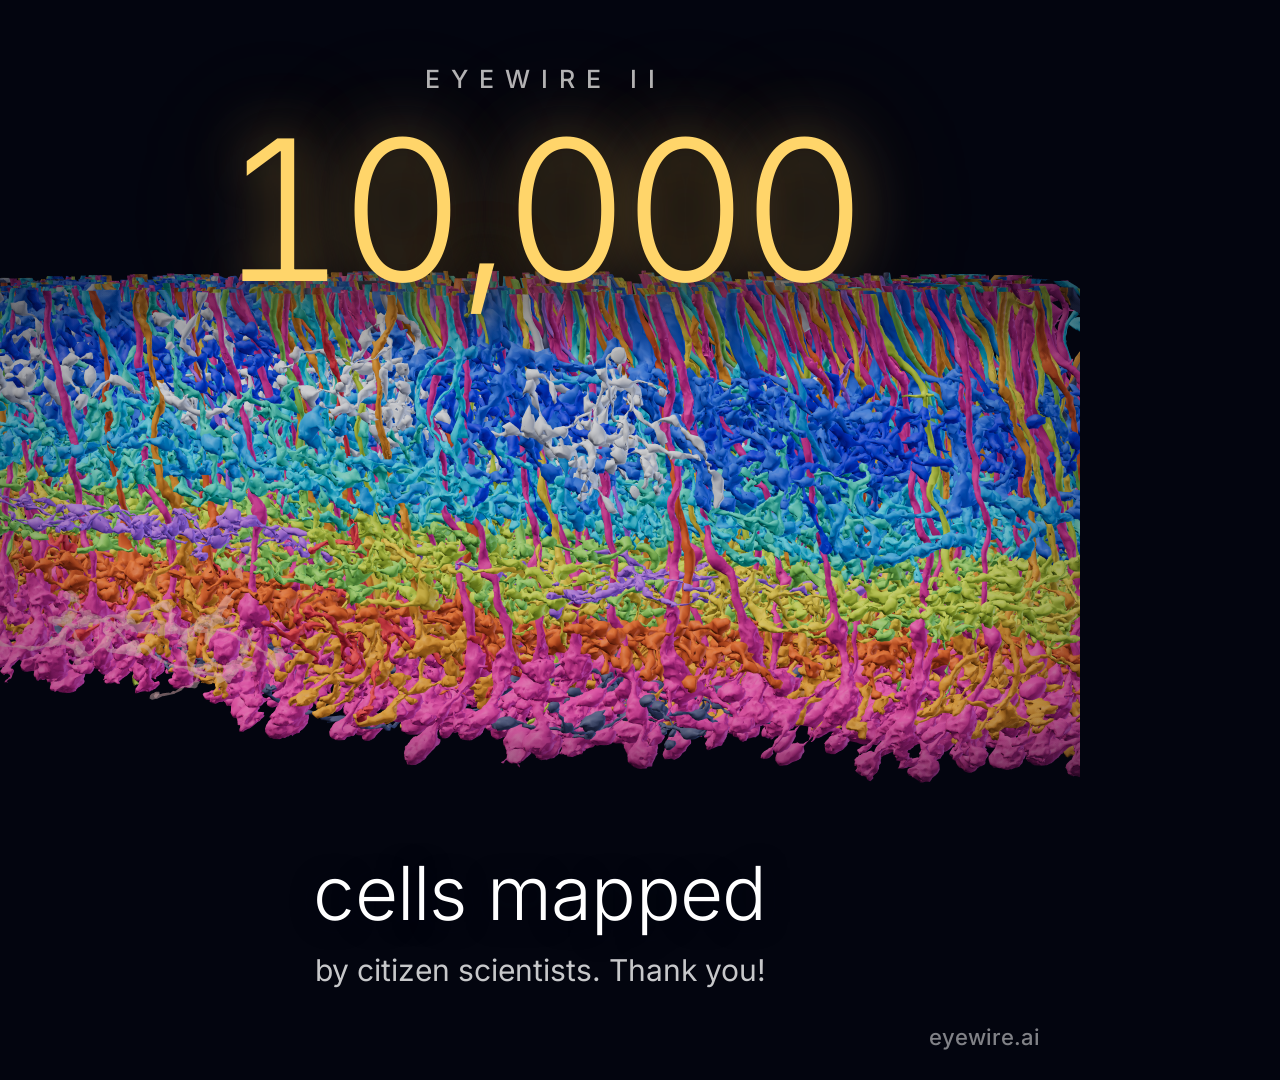
<file: eyewire2/square/card.html>
<!doctype html><meta charset="utf-8">
<style>
@font-face{font-family:Inter;font-weight:100 900;src:url(../fonts/inter-latin.woff2) format("woff2")}
html,body{margin:0;background:#03050f}
.card{position:relative;width:1080px;height:1080px;overflow:hidden;font-family:Inter,sans-serif;color:#fff;-webkit-font-smoothing:antialiased}
.bg{position:absolute;inset:0;width:1080px;height:1080px}
.scrim{position:absolute;inset:0;background:
  linear-gradient(180deg,rgba(3,5,15,.92) 0%,rgba(3,5,15,.55) 22%,rgba(3,5,15,0) 34%,rgba(3,5,15,0) 66%,rgba(3,5,15,.6) 76%,rgba(3,5,15,.95) 100%),
  radial-gradient(ellipse at 50% 50%,rgba(3,5,15,0) 55%,rgba(3,5,15,.55) 100%)}
.top{position:absolute;left:0;right:0;top:64px;text-align:center}
.eyebrow{font-size:25px;letter-spacing:.44em;text-transform:uppercase;font-weight:500;color:rgba(255,255,255,.7);padding-left:.44em}
.num{font-size:196px;font-weight:300;letter-spacing:-.04em;line-height:1;margin-top:18px;color:#ffd56a;font-variant-numeric:tabular-nums;
  text-shadow:0 0 60px rgba(255,200,90,.55),0 0 140px rgba(255,180,60,.3),0 4px 30px rgba(3,5,15,.8)}
.bottom{position:absolute;left:0;right:0;bottom:92px;text-align:center}
.l1,.l2{display:inline-block;white-space:nowrap}
.l1{font-size:62px;font-weight:300;letter-spacing:-.01em;text-shadow:0 2px 24px rgba(3,5,15,.9)}
.l2{font-size:30px;font-weight:400;color:rgba(255,255,255,.78);margin-top:14px}
.wm{position:absolute;right:40px;bottom:30px;font-size:22px;font-weight:500;color:rgba(255,255,255,.5)}
</style>
<div class="card">
  <img class="bg" src="plate_26_square.png">
  <div class="scrim"></div>
  <div class="top"><div class="eyebrow">Eyewire II</div><div class="num">10,000</div></div>
  <div class="bottom"><div class="l1">cells mapped</div><br><div class="l2">by citizen scientists. Thank you!</div></div>
  <div class="wm">eyewire.ai</div>
</div>
<script>
// "cells mapped" set to exactly the width of the line under it
document.fonts.ready.then(() => {
  const l1 = document.querySelector('.l1'), l2 = document.querySelector('.l2');
  const fs = parseFloat(getComputedStyle(l1).fontSize);
  l1.style.fontSize = (fs * l2.getBoundingClientRect().width / l1.getBoundingClientRect().width) + 'px';
  document.body.dataset.fitted = '1';
});
</script>
</file>
